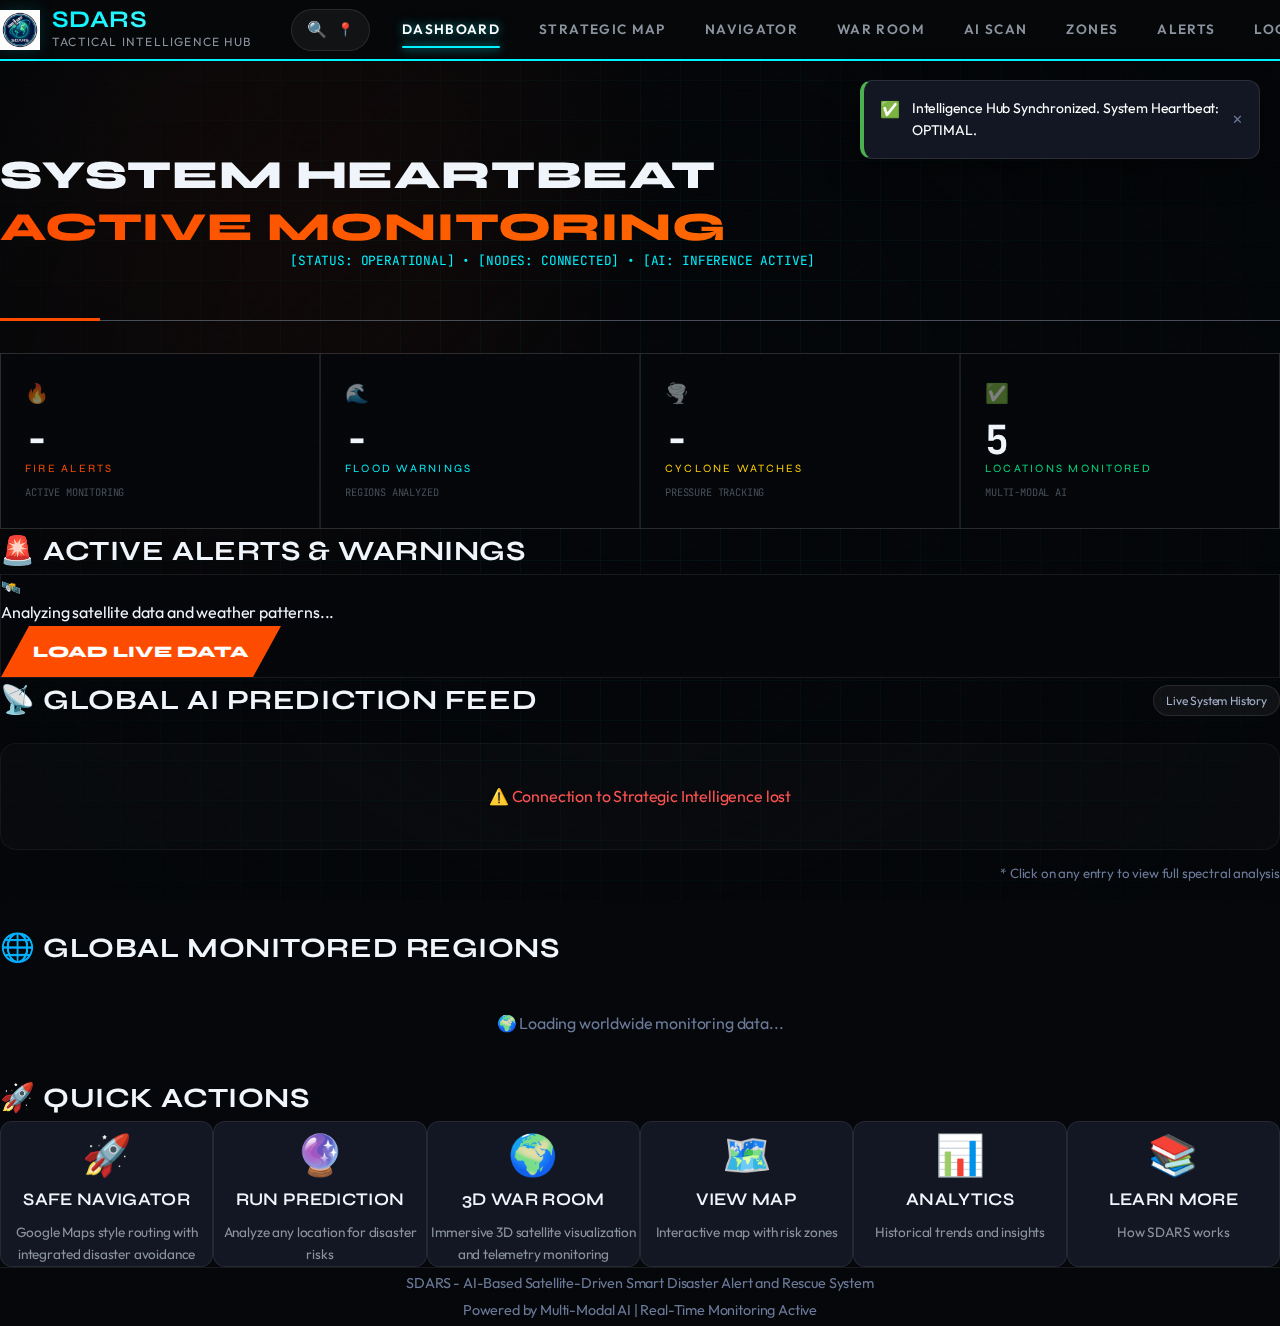
<file: index.html>
<!DOCTYPE html>
<html lang="en">

<head>
    <meta charset="UTF-8">
    <meta http-equiv="refresh" content="0; url=frontend/index.html">
    <meta name="viewport" content="width=device-width, initial-scale=1.0">
    <title>SDARS - Redirecting...</title>
    <style>
        body {
            background: #05070a;
            color: white;
            font-family: sans-serif;
            display: flex;
            align-items: center;
            justify-content: center;
            height: 100vh;
            margin: 0;
        }

        a {
            color: #00f2ff;
        }
    </style>
</head>

<body>
    <p>🛰️ Loading SDARS... <a href="frontend/index.html">Click here if not redirected.</a></p>
    <script>window.location.replace("frontend/index.html");</script>
</body>

</html>
</file>
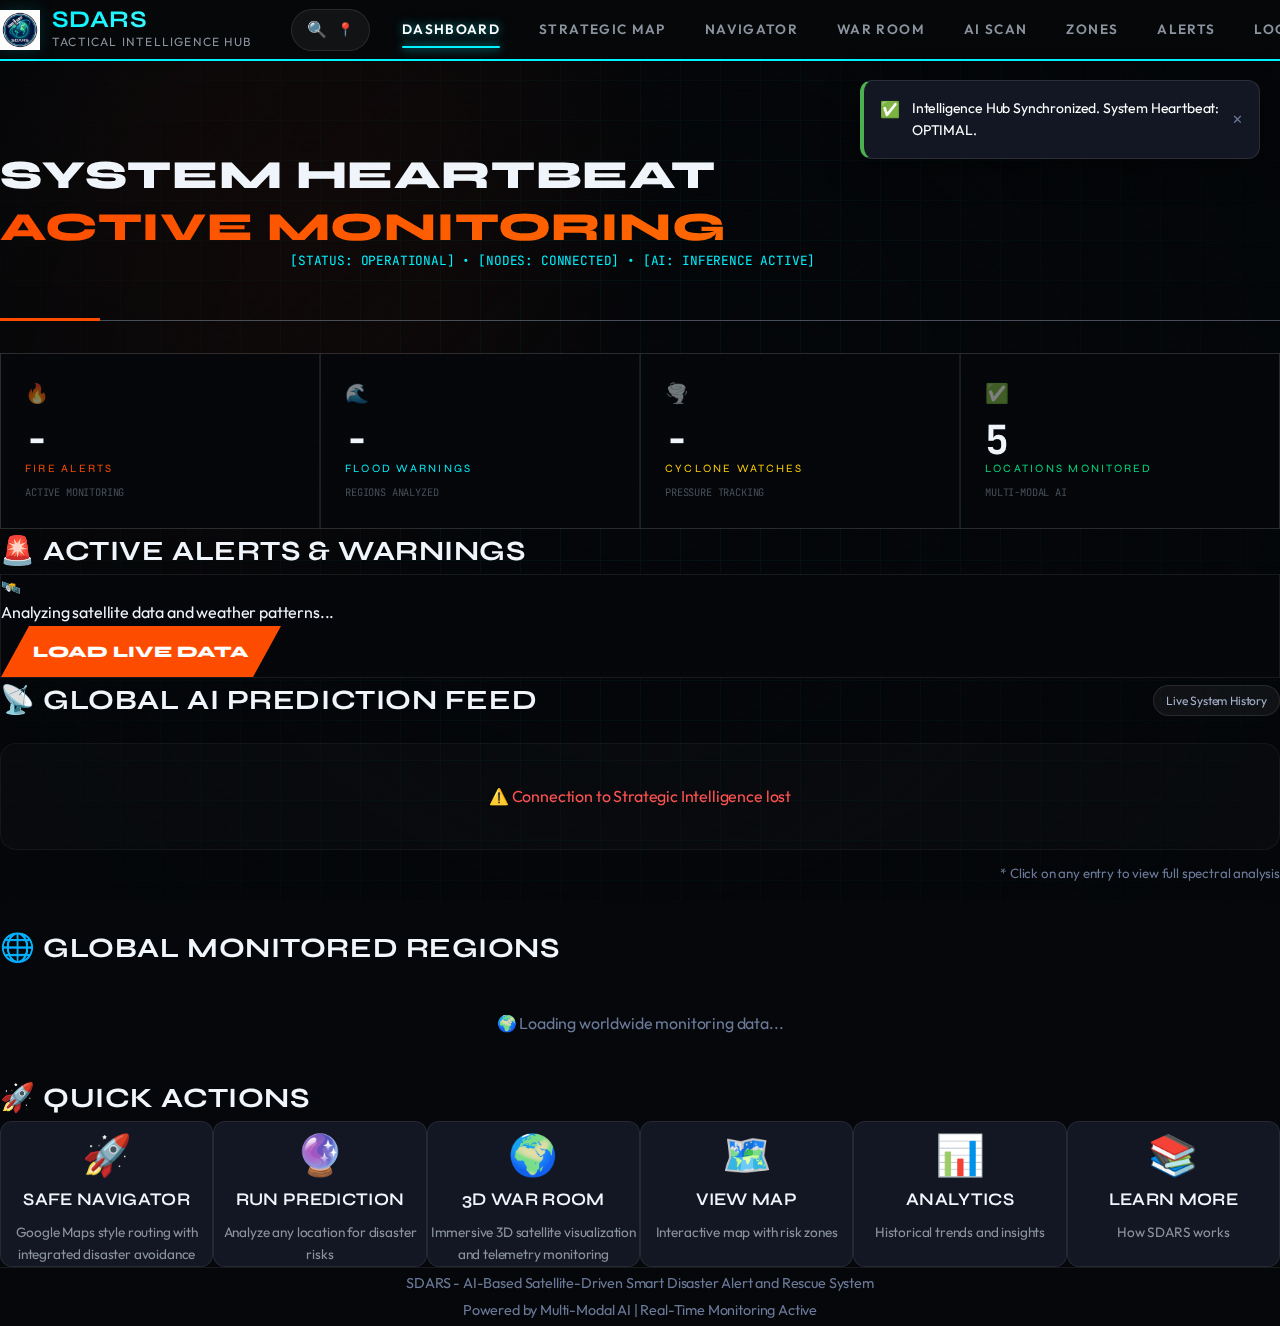
<file: frontend/index.html>
<!DOCTYPE html>
<html lang="en">

<head>
    <meta charset="UTF-8">
    <meta name="viewport" content="width=device-width, initial-scale=1.0">
    <title>SDARS - Dashboard</title>
    <link rel="stylesheet" href="css/main.css">
    <link rel="stylesheet" href="css/dashboard.css">
    <link rel="preconnect" href="https://fonts.googleapis.com">
    <link rel="preconnect" href="https://fonts.gstatic.com" crossorigin>
    <link
        href="https://fonts.googleapis.com/css2?family=Syne:wght@700;800&family=Outfit:wght@300;400;500;600;700&family=JetBrains+Mono:wght@400;700&display=swap"
        rel="stylesheet">
    <link rel="icon"
        href="data:image/svg+xml,<svg xmlns=%22http://www.w3.org/2000/svg%22 viewBox=%220 0 100 100%22><text y=%22.9em%22 font-size=%2290%22>🛰️</text></svg>">
</head>

<body>
    <!-- Tactical Atmosphere -->
    <div class="background-grid"></div>
    <div class="background-gradient"></div>

    <!-- Navigation -->
    <nav class="navbar">
        <div class="nav-container">
            <div class="nav-logo">
                <img src="logo.png?v=2" alt="SDARS Logo" class="logo-image">
                <span class="logo-fallback">🛰️</span>
                <div class="logo-text">
                    <h1>SDARS</h1>
                    <p>TACTICAL INTELLIGENCE HUB</p>
                </div>
            </div>
            <ul class="nav-menu">
                <li><a href="index.html" class="nav-link active">DASHBOARD</a></li>
                <li><a href="map.html" class="nav-link">STRATEGIC MAP</a></li>
                <li><a href="navigation.html" class="nav-link">NAVIGATOR</a></li>
                <li><a href="3d-view.html" class="nav-link">WAR ROOM</a></li>
                <li><a href="prediction.html" class="nav-link">AI SCAN</a></li>
                <li><a href="zones.html" class="nav-link">ZONES</a></li>
                <li><a href="alerts.html" class="nav-link">ALERTS</a></li>
                <!-- Login Button -->
                <li><a href="#" class="nav-link" id="loginBtn" onclick="openAuthModal()">LOGIN</a></li>
                <li id="userProfileDisplay" style="display: none; align-items: center; gap: 8px;">
                    <span style="font-size: 12px; color: #a8b3cf;" id="userEmailDisplay"></span>
                    <button onclick="logout()"
                        style="background: none; border: 1px solid rgba(255,255,255,0.2); color: white; border-radius: 4px; padding: 2px 6px; cursor: pointer; font-size: 10px;">LOGOUT</button>
                </li>
            </ul>
        </div>
    </nav>

    <!-- Auth Modal -->
    <div id="authModal" class="modal-backdrop"
        style="display: none; position: fixed; top: 0; left: 0; width: 100%; height: 100%; background: rgba(0,0,0,0.8); z-index: 2000; align-items: center; justify-content: center;">
        <div class="auth-card"
            style="background: #0d1117; border: 1px solid rgba(255,255,255,0.1); padding: 30px; border-radius: 12px; width: 350px; text-align: center; position: relative;">
            <img src="logo.png" alt="SDARS"
                style="height: 60px; margin-bottom: 20px; filter: drop-shadow(0 0 10px rgba(99, 102, 241, 0.5));">
            <button onclick="closeAuthModal()"
                style="position: absolute; top: 10px; right: 10px; background: none; border: none; color: white; cursor: pointer;">✕</button>
            <h2
                style="margin-bottom: 10px; color: white; border-bottom: 1px solid rgba(255,255,255,0.1); padding-bottom: 15px;">
                SECURE ACCESS</h2>

            <!-- Step 1: Email -->
            <div id="stepEmail">
                <p style="color: #a8b3cf; font-size: 14px; margin-bottom: 20px;">Enter your email to receive a
                    verification code.</p>
                <input type="email" id="authEmail" placeholder="name@agency.com"
                    style="width: 100%; padding: 12px; margin-bottom: 15px; background: rgba(255,255,255,0.05); border: 1px solid rgba(255,255,255,0.1); color: white; border-radius: 6px;">
                <button class="btn-primary" onclick="requestOTP()" style="width: 100%; justify-content: center;">SEND
                    CODE</button>
            </div>

            <!-- Step 2: OTP -->
            <div id="stepOTP" style="display: none;">
                <p style="color: #a8b3cf; font-size: 14px; margin-bottom: 20px;">Enter the 6-digit code sent to your
                    email.</p>
                <div style="margin-bottom: 10px; font-weight: bold; color: #6366f1;" id="otpDemoHint"></div>
                <input type="text" id="authOTP" placeholder="000000" maxlength="6"
                    style="width: 100%; padding: 12px; margin-bottom: 15px; background: rgba(255,255,255,0.05); border: 1px solid rgba(255,255,255,0.1); color: white; border-radius: 6px; letter-spacing: 5px; text-align: center; font-size: 18px;">
                <button class="btn-primary" onclick="verifyOTP()" style="width: 100%; justify-content: center;">VERIFY
                    ACCESS</button>
                <button onclick="backToEmail()"
                    style="background: none; border: none; color: #a8b3cf; margin-top: 15px; cursor: pointer; font-size: 12px; text-decoration: underline;">Change
                    Email</button>
            </div>
        </div>
    </div>

    <!-- Main Content -->
    <main class="main-content">
        <!-- Dashboard Command Center -->
        <section class="hero-dashboard reveal-staggered">
            <div class="hero-content">
                <div class="tactical-line"></div>
                <h1 class="page-title">
                    SYSTEM HEARTBEAT
                    <span class="gradient-text"
                        style="background: var(--gradient-hazard); -webkit-background-clip: text; background-clip: text; -webkit-text-fill-color: transparent;">ACTIVE
                        MONITORING</span>
                </h1>
                <p class="page-subtitle"
                    style="font-family: 'JetBrains Mono', monospace; font-size: 0.8rem; color: var(--accent-signal);">
                    [STATUS: OPERATIONAL] • [NODES: CONNECTED] • [AI: INFERENCE ACTIVE]
                </p>
            </div>
        </section>

        <!-- Quick Stats -->
        <section class="stats-grid">
            <div class="stat-card">
                <div class="stat-icon fire-gradient">🔥</div>
                <div class="stat-content">
                    <h3 class="stat-value" id="fireAlerts">-</h3>
                    <p class="stat-label">Fire Alerts</p>
                    <span class="stat-change positive">Active Monitoring</span>
                </div>
            </div>

            <div class="stat-card">
                <div class="stat-icon flood-gradient">🌊</div>
                <div class="stat-content">
                    <h3 class="stat-value" id="floodAlerts">-</h3>
                    <p class="stat-label">Flood Warnings</p>
                    <span class="stat-change">Regions Analyzed</span>
                </div>
            </div>

            <div class="stat-card">
                <div class="stat-icon cyclone-gradient">🌪️</div>
                <div class="stat-content">
                    <h3 class="stat-value" id="cycloneAlerts">-</h3>
                    <p class="stat-label">Cyclone Watches</p>
                    <span class="stat-change">Pressure Tracking</span>
                </div>
            </div>

            <div class="stat-card">
                <div class="stat-icon safe-gradient">✅</div>
                <div class="stat-content">
                    <h3 class="stat-value" id="safeLocations">5</h3>
                    <p class="stat-label">Locations Monitored</p>
                    <span class="stat-change">Multi-Modal AI</span>
                </div>
            </div>
        </section>

        <!-- Current Alerts -->
        <section class="alerts-section">
            <h2 class="section-title">🚨 Active Alerts & Warnings</h2>
            <div class="alerts-container" id="activeAlerts">
                <div class="alert-placeholder">
                    <div class="placeholder-icon">🛰️</div>
                    <p>Analyzing satellite data and weather patterns...</p>
                    <button class="btn-primary" onclick="loadActiveAlerts()">Load Live Data</button>
                </div>
            </div>
        </section>

        <!-- ⭐ NEW: Global AI Prediction Feed -->
        <section class="global-feed-section" style="margin-bottom: 40px;">
            <div style="display: flex; justify-content: space-between; align-items: center; margin-bottom: 20px;">
                <h2 class="section-title" style="margin: 0;">📡 Global AI Prediction Feed</h2>
                <span
                    style="font-size: 12px; color: #a8b3cf; background: rgba(255,255,255,0.05); padding: 5px 12px; border-radius: 20px; border: 1px solid rgba(255,255,255,0.1);">
                    Live System History
                </span>
            </div>

            <div id="globalPredictionFeed" class="prediction-feed-container"
                style="background: rgba(255,255,255,0.02); border: 1px solid rgba(255,255,255,0.05); border-radius: 16px; padding: 20px; max-height: 400px; overflow-y: auto;">
                <div style="text-align: center; color: #6b7a99; padding: 40px;">
                    <div class="loading-spinner" style="margin-bottom: 10px;"></div>
                    <p>Synchronizing with AI Prediction Database...</p>
                </div>
            </div>
            <div style="text-align: right; margin-top: 10px;">
                <small style="color: #6b7a99;">* Click on any entry to view full spectral analysis</small>
            </div>
        </section>

        <!-- Dynamic Monitored Regions -->
        <section class="locations-section">
            <h2 class="section-title">🌐 Global Monitored Regions</h2>
            <div class="locations-grid" id="liveLocationsGrid">
                <!-- Populated dynamically by dashboard.js -->
                <div style="text-align: center; padding: 40px; grid-column: 1/-1; color: #6b7a99;">
                    🌍 Loading worldwide monitoring data...
                </div>
            </div>
        </section>

        <!-- Quick Actions -->
        <section class="quick-actions">
            <h2 class="section-title">🚀 Quick Actions</h2>
            <div class="actions-grid">
                <a href="navigation.html" class="action-card">
                    <div class="action-icon">🚀</div>
                    <h3>Safe Navigator</h3>
                    <p>Google Maps style routing with integrated disaster avoidance</p>
                </a>

                <a href="prediction.html" class="action-card">
                    <div class="action-icon">🔮</div>
                    <h3>Run Prediction</h3>
                    <p>Analyze any location for disaster risks</p>
                </a>

                <a href="3d-view.html" class="action-card">
                    <div class="action-icon">🌍</div>
                    <h3>3D War Room</h3>
                    <p>Immersive 3D satellite visualization and telemetry monitoring</p>
                </a>

                <a href="map.html" class="action-card">

                    <div class="action-icon">🗺️</div>
                    <h3>View Map</h3>
                    <p>Interactive map with risk zones</p>
                </a>

                <a href="analytics.html" class="action-card">
                    <div class="action-icon">📊</div>
                    <h3>Analytics</h3>
                    <p>Historical trends and insights</p>
                </a>

                <a href="about.html" class="action-card">
                    <div class="action-icon">📚</div>
                    <h3>Learn More</h3>
                    <p>How SDARS works</p>
                </a>
            </div>
        </section>
    </main>

    <!-- Footer -->
    <footer class="footer">
        <p>SDARS - AI-Based Satellite-Driven Smart Disaster Alert and Rescue System</p>
        <p>Powered by Multi-Modal AI | Real-Time Monitoring Active</p>
    </footer>

    <script src="js/main.js"></script>
    <script src="js/dashboard.js"></script>
    <script src="js/alert-system.js"></script>
    <script src="js/auth.js"></script>
</body>

</html>
</file>
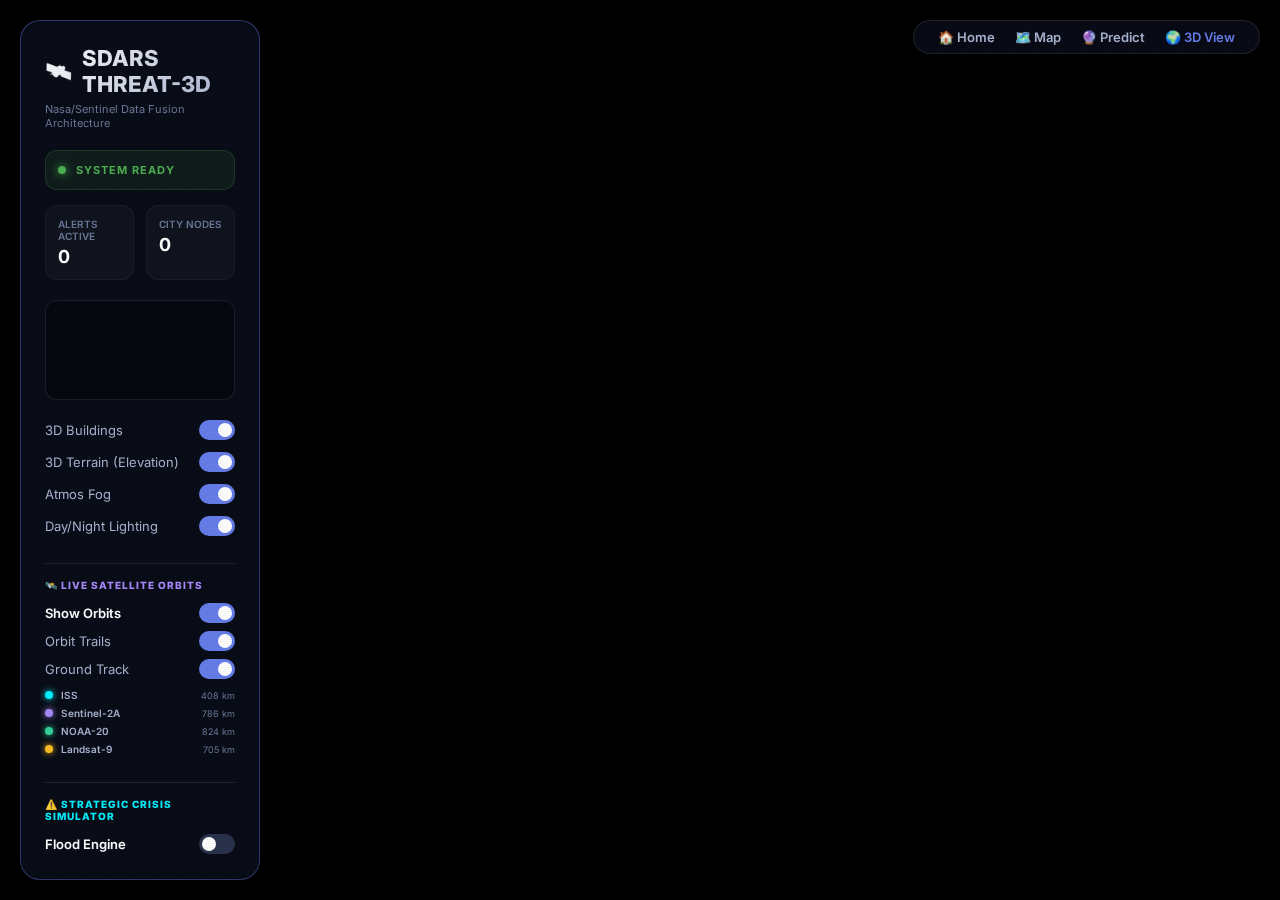
<file: frontend/3d-view.html>
<!DOCTYPE html>
<html lang="en">

<head>
    <meta charset="UTF-8">
    <meta name="viewport" content="width=device-width, initial-scale=1.0">
    <title>SDARS - 3D War Room</title>

    <!-- Cesium -->
    <script src="https://cesium.com/downloads/cesiumjs/releases/1.114/Build/Cesium/Cesium.js"></script>
    <link href="https://cesium.com/downloads/cesiumjs/releases/1.114/Build/Cesium/Widgets/widgets.css" rel="stylesheet">

    <!-- Google Fonts -->
    <link href="https://fonts.googleapis.com/css2?family=Inter:wght@400;500;600;700;800&display=swap" rel="stylesheet">

    <style>
        * {
            margin: 0;
            padding: 0;
            box-sizing: border-box;
        }

        body {
            font-family: 'Inter', sans-serif;
            overflow: hidden;
            background: #000;
        }

        #cesiumContainer {
            width: 100%;
            height: 100vh;
            margin: 0;
            padding: 0;
            overflow: hidden;
        }

        .cesium-viewer-bottom {
            display: none !important;
        }

        .war-room-overlay {
            position: absolute;
            top: 20px;
            left: 20px;
            z-index: 1000;
            pointer-events: none;
            display: flex;
            flex-direction: column;
            gap: 20px;
            max-height: calc(100vh - 40px);
            overflow-y: auto;
            overflow-x: hidden;
            /* Hide scrollbar on the outer wrapper */
            scrollbar-width: none;
        }

        .war-room-overlay::-webkit-scrollbar {
            display: none;
        }

        .floating-nav {
            position: absolute;
            top: 20px;
            right: 20px;
            z-index: 2000;
            background: rgba(10, 14, 26, 0.8);
            backdrop-filter: blur(20px);
            border: 1px solid rgba(255, 255, 255, 0.1);
            border-radius: 50px;
            padding: 8px 24px;
            display: flex;
            gap: 20px;
            pointer-events: auto;
            box-shadow: 0 10px 40px rgba(0, 0, 0, 0.5);
        }

        .float-link {
            color: #a8b3cf;
            text-decoration: none;
            font-size: 13px;
            font-weight: 600;
            transition: all 0.3s ease;
            display: flex;
            align-items: center;
            gap: 8px;
        }

        .float-link:hover {
            color: white;
            transform: translateY(-2px);
        }

        .float-link.active {
            color: #667eea;
        }

        .control-panel {
            background: rgba(10, 14, 26, 0.9);
            backdrop-filter: blur(25px);
            border: 1px solid rgba(102, 126, 234, 0.4);
            border-radius: 20px;
            padding: 24px;
            pointer-events: auto;
            width: 240px;
            box-shadow: 0 20px 60px rgba(0, 0, 0, 0.6);
            max-height: calc(100vh - 40px);
            overflow-y: auto;
            overflow-x: hidden;
            scrollbar-width: thin;
            scrollbar-color: rgba(102, 126, 234, 0.4) transparent;
        }

        .control-panel::-webkit-scrollbar {
            width: 4px;
        }

        .control-panel::-webkit-scrollbar-track {
            background: transparent;
        }

        .control-panel::-webkit-scrollbar-thumb {
            background: rgba(102, 126, 234, 0.5);
            border-radius: 4px;
        }

        .control-panel::-webkit-scrollbar-thumb:hover {
            background: rgba(102, 126, 234, 0.8);
        }

        .panel-header {
            margin-bottom: 20px;
        }

        .panel-title {
            color: white;
            font-size: 22px;
            font-weight: 800;
            margin-bottom: 5px;
            background: linear-gradient(135deg, #fff 0%, #a8b3cf 100%);
            -webkit-background-clip: text;
            background-clip: text;
            -webkit-text-fill-color: transparent;
            display: flex;
            align-items: center;
            gap: 10px;
        }

        .status-indicator {
            display: flex;
            align-items: center;
            gap: 10px;
            padding: 12px;
            background: rgba(76, 175, 80, 0.1);
            border-radius: 12px;
            margin-bottom: 15px;
            border: 1px solid rgba(76, 175, 80, 0.2);
        }

        .status-pulse {
            width: 8px;
            height: 8px;
            background: #4caf50;
            border-radius: 50%;
            box-shadow: 0 0 10px #4caf50;
            animation: pulse 2s infinite;
        }

        @keyframes pulse {
            0% {
                transform: scale(1);
                opacity: 1;
            }

            50% {
                transform: scale(1.5);
                opacity: 0.5;
            }

            100% {
                transform: scale(1);
                opacity: 1;
            }
        }

        .status-text {
            color: #4caf50;
            font-size: 11px;
            font-weight: 700;
            letter-spacing: 1px;
            text-transform: uppercase;
        }

        .stats-grid {
            display: grid;
            grid-template-columns: 1fr 1fr;
            gap: 12px;
            margin-bottom: 20px;
        }

        .stat-box {
            background: rgba(255, 255, 255, 0.03);
            border: 1px solid rgba(255, 255, 255, 0.05);
            padding: 12px;
            border-radius: 12px;
        }

        .stat-label {
            color: #6b7a99;
            font-size: 10px;
            font-weight: 600;
            margin-bottom: 4px;
        }

        .stat-val {
            color: white;
            font-size: 18px;
            font-weight: 700;
        }

        .telemetry-console {
            background: #05080f;
            border-radius: 12px;
            padding: 12px;
            height: 100px;
            overflow: hidden;
            border: 1px solid rgba(255, 255, 255, 0.1);
            margin-bottom: 20px;
            font-family: 'Courier New', monospace;
        }

        .t-line {
            font-size: 10px;
            color: #4caf50;
            margin-bottom: 4px;
            white-space: nowrap;
            overflow: hidden;
            text-overflow: ellipsis;
        }

        .visual-controls {
            display: flex;
            flex-direction: column;
            gap: 12px;
            margin-bottom: 20px;
        }

        .control-item {
            display: flex;
            justify-content: space-between;
            align-items: center;
            color: #a8b3cf;
            font-size: 13px;
        }

        .btn-action {
            width: 100%;
            padding: 14px;
            border-radius: 12px;
            border: none;
            cursor: pointer;
            font-weight: 700;
            font-size: 13px;
            display: flex;
            align-items: center;
            justify-content: center;
            gap: 10px;
            transition: all 0.3s cubic-bezier(0.175, 0.885, 0.32, 1.275);
            margin-bottom: 10px;
            text-decoration: none;
        }

        .btn-tour {
            background: linear-gradient(135deg, #667eea 0%, #764ba2 100%);
            color: white;
            box-shadow: 0 10px 20px rgba(102, 126, 234, 0.3);
        }

        .btn-tour:hover {
            transform: translateY(-3px) scale(1.02);
            box-shadow: 0 15px 30px rgba(102, 126, 234, 0.4);
        }

        .btn-secondary {
            background: rgba(255, 255, 255, 0.05);
            color: #a8b3cf;
            border: 1px solid rgba(255, 255, 255, 0.1);
        }

        .btn-secondary:hover {
            background: rgba(255, 255, 255, 0.1);
            color: white;
        }

        /* Toggle Switch */
        .switch {
            position: relative;
            display: inline-block;
            width: 36px;
            height: 20px;
        }

        .switch input {
            opacity: 0;
            width: 0;
            height: 0;
        }

        .slider {
            position: absolute;
            cursor: pointer;
            top: 0;
            left: 0;
            right: 0;
            bottom: 0;
            background-color: #2a334d;
            transition: .4s;
            border-radius: 20px;
        }

        .slider:before {
            position: absolute;
            content: "";
            height: 14px;
            width: 14px;
            left: 3px;
            bottom: 3px;
            background-color: white;
            transition: .4s;
            border-radius: 50%;
        }

        input:checked+.slider {
            background-color: #667eea;
        }

        input:checked+.slider:before {
            transform: translateX(16px);
        }

        #toast {
            position: fixed;
            bottom: 30px;
            left: 50%;
            transform: translateX(-50%);
            background: rgba(10, 14, 26, 0.9);
            backdrop-filter: blur(10px);
            border: 1px solid #667eea;
            color: white;
            padding: 12px 24px;
            border-radius: 50px;
            font-size: 14px;
            z-index: 9999;
            display: none;
            box-shadow: 0 10px 40px rgba(0, 0, 0, 0.5);
        }

        /* Tactical Overlay */
        .scanlines {
            position: fixed;
            top: 0;
            left: 0;
            width: 100%;
            height: 100%;
            background: linear-gradient(rgba(18, 16, 16, 0) 50%, rgba(0, 0, 0, 0.25) 50%),
                linear-gradient(90deg, rgba(255, 0, 0, 0.06), rgba(0, 255, 0, 0.02), rgba(0, 0, 255, 0.06));
            background-size: 100% 2px, 3px 100%;
            pointer-events: none;
            z-index: 5000;
            opacity: 0.15;
        }

        .crt-glitch {
            animation: glitch-anim 5s infinite;
        }

        @keyframes glitch-anim {
            0% {
                filter: contrast(100%) brightness(100%);
            }

            10% {
                filter: contrast(120%) brightness(110%) hue-rotate(5deg);
            }

            11% {
                filter: contrast(100%) brightness(100%) hue-rotate(0deg);
            }

            90% {
                filter: contrast(100%) brightness(100%);
            }

            91% {
                filter: contrast(150%) brightness(150%) saturate(200%);
            }

            92% {
                filter: contrast(100%) brightness(100%);
            }
        }

        .t-line.ai {
            color: #00f2ff;
            font-weight: 700;
        }

        .t-line.warn {
            color: #ff9800;
            font-family: 'JetBrains Mono', monospace;
        }

        .t-line.danger {
            color: #ff4d4d;
            animation: blink-text 1s infinite;
        }

        .t-line.success {
            color: #4caf50;
        }

        @keyframes blink-text {
            0% {
                opacity: 1;
            }

            50% {
                opacity: 0.5;
            }

            100% {
                opacity: 1;
            }
        }

        /* Satellite Orbit Panel */
        .orbit-section {
            margin-top: 15px;
            padding-top: 15px;
            border-top: 1px solid rgba(255, 255, 255, 0.1);
        }

        .orbit-section-title {
            color: #a78bfa;
            font-size: 10px;
            font-weight: 800;
            margin-bottom: 12px;
            letter-spacing: 1px;
            display: flex;
            align-items: center;
            gap: 6px;
        }

        .sat-legend {
            display: flex;
            flex-direction: column;
            gap: 6px;
            margin-top: 10px;
        }

        .sat-legend-item {
            display: flex;
            align-items: center;
            gap: 8px;
            font-size: 10px;
            color: #a8b3cf;
        }

        .sat-dot {
            width: 8px;
            height: 8px;
            border-radius: 50%;
            flex-shrink: 0;
            box-shadow: 0 0 6px currentColor;
        }

        .sat-name {
            font-weight: 600;
            flex: 1;
        }

        .sat-alt {
            color: #6b7a99;
            font-size: 9px;
        }
    </style>
</head>

<body>
    <div class="scanlines"></div>
    <div id="toast"></div>
    <div class="war-room-overlay">
        <div class="control-panel">
            <div class="panel-header">
                <h2 class="panel-title"><span>🛰️</span><span>SDARS THREAT-3D</span></h2>
                <p style="color: #6b7a99; font-size: 11px;">Nasa/Sentinel Data Fusion Architecture</p>
            </div>
            <div class="status-indicator">
                <div class="status-pulse"></div>
                <div class="status-text" id="vLink">System Ready</div>
            </div>
            <div class="stats-grid">
                <div class="stat-box">
                    <div class="stat-label">ALERTS ACTIVE</div>
                    <div class="stat-val" id="alertCount">0</div>
                </div>
                <div class="stat-box">
                    <div class="stat-label">CITY NODES</div>
                    <div class="stat-val" id="nodeCount">0</div>
                </div>
            </div>
            <div class="telemetry-console" id="console"></div>
            <div class="visual-controls">
                <div class="control-item"><span>3D Buildings</span><label class="switch"><input type="checkbox"
                            id="buildingsToggle" checked><span class="slider"></span></label></div>
                <div class="control-item"><span>3D Terrain (Elevation)</span><label class="switch"><input
                            type="checkbox" id="terrainElevationToggle" checked><span class="slider"></span></label>
                </div>
                <div class="control-item"><span>Atmos Fog</span><label class="switch"><input type="checkbox"
                            id="fogToggle" checked><span class="slider"></span></label></div>
                <div class="control-item"><span>Day/Night Lighting</span><label class="switch"><input type="checkbox"
                            id="sunToggle" checked><span class="slider"></span></label></div>
                <!-- ⭐ SATELLITE ORBITS -->
                <div class="orbit-section">
                    <div class="orbit-section-title">🛰️ LIVE SATELLITE ORBITS</div>
                    <div class="control-item">
                        <span style="color: white; font-weight: 600;">Show Orbits</span>
                        <label class="switch"><input type="checkbox" id="orbitToggle" checked><span
                                class="slider"></span></label>
                    </div>
                    <div class="control-item" style="margin-top: 8px;">
                        <span style="color: #a8b3cf;">Orbit Trails</span>
                        <label class="switch"><input type="checkbox" id="orbitTrailToggle" checked><span
                                class="slider"></span></label>
                    </div>
                    <div class="control-item" style="margin-top: 8px;">
                        <span style="color: #a8b3cf;">Ground Track</span>
                        <label class="switch"><input type="checkbox" id="groundTrackToggle" checked><span
                                class="slider"></span></label>
                    </div>
                    <div class="sat-legend" id="satLegend">
                        <div class="sat-legend-item">
                            <div class="sat-dot" style="background:#00f2ff; color:#00f2ff;"></div><span
                                class="sat-name">ISS</span><span class="sat-alt">408 km</span>
                        </div>
                        <div class="sat-legend-item">
                            <div class="sat-dot" style="background:#a78bfa; color:#a78bfa;"></div><span
                                class="sat-name">Sentinel-2A</span><span class="sat-alt">786 km</span>
                        </div>
                        <div class="sat-legend-item">
                            <div class="sat-dot" style="background:#34d399; color:#34d399;"></div><span
                                class="sat-name">NOAA-20</span><span class="sat-alt">824 km</span>
                        </div>
                        <div class="sat-legend-item">
                            <div class="sat-dot" style="background:#fbbf24; color:#fbbf24;"></div><span
                                class="sat-name">Landsat-9</span><span class="sat-alt">705 km</span>
                        </div>
                    </div>
                </div>

                <!-- ⭐ STRATEGIC SIMULATORS -->
                <div style="margin-top: 15px; padding-top: 15px; border-top: 1px solid rgba(255,255,255,0.1);">
                    <div
                        style="color: #00f2ff; font-size: 10px; font-weight: 800; margin-bottom: 12px; letter-spacing: 1px;">
                        ⚠️ STRATEGIC CRISIS SIMULATOR </div>
                    <div class="control-item" style="margin-bottom: 10px;"><span
                            style="color: white; font-weight: 600;">Flood Engine</span><label class="switch"><input
                                type="checkbox" id="floodSimToggle"><span class="slider"></span></label></div>
                    <div id="floodControls" style="display: none;">
                        <div
                            style="display: flex; justify-content: space-between; font-size: 10px; color: #6b7a99; margin-bottom: 5px;">
                            <span>WATER LEVEL (m)</span><span id="waterLevelVal" style="color: #00f2ff;">0m</span>
                        </div>
                        <input type="range" id="waterLevelSlider" min="0" max="200" value="0"
                            style="width: 100%; height: 4px; background: rgba(0, 242, 255, 0.2); border-radius: 2px; appearance: none; cursor: pointer;">
                        <div
                            style="margin-top: 10px; font-size: 9px; color: #ff4d00; text-align: center; border: 1px solid rgba(255, 77, 0, 0.2); padding: 5px; border-radius: 4px;">
                            Simulation active: Topographic analysis running... </div>
                    </div>
                </div>
                <div style="margin-top: 10px;">
                    <div
                        style="color: #6b7a99; font-size: 10px; font-weight: 700; margin-bottom: 8px; text-transform: uppercase;">
                        Map Base Imagery</div>
                    <div style="display: grid; grid-template-columns: repeat(4, 1fr); gap: 5px;">
                        <button class="terrain-btn active" onclick="setImagery('tactical')" title="Tactical Dark"
                            style="padding: 8px; background: rgba(255,255,255,0.05); color: white; border: 1px solid rgba(255,255,255,0.1); border-radius: 6px; cursor: pointer;">🌌</button>
                        <button class="terrain-btn" onclick="setImagery('satellite')" title="NASA Satellite"
                            style="padding: 8px; background: rgba(255,255,255,0.05); color: white; border: 1px solid rgba(255,255,255,0.1); border-radius: 6px; cursor: pointer;">🛰️</button>
                        <button class="terrain-btn" onclick="setImagery('topo')" title="Topographic"
                            style="padding: 8px; background: rgba(255,255,255,0.05); color: white; border: 1px solid rgba(255,255,255,0.1); border-radius: 6px; cursor: pointer;">🏔️</button>
                        <button class="terrain-btn" onclick="setImagery('streets')" title="OpenStreetMap"
                            style="padding: 8px; background: rgba(255,255,255,0.05); color: white; border: 1px solid rgba(255,255,255,0.1); border-radius: 6px; cursor: pointer;">🏙️</button>
                    </div>
                </div>
            </div>
            <button class="btn-action btn-tour" id="tourBtn"><span>🎬</span>Start Crisis Tour </button><a
                href="map.html" class="btn-action btn-secondary">← Exit War Room </a>
        </div>
    </div>
    <nav class="floating-nav"><a href="index.html" class="float-link">🏠 Home</a><a href="map.html"
            class="float-link">🗺️ Map</a><a href="prediction.html" class="float-link">🔮 Predict</a><a
            href="3d-view.html" class="float-link active">🌍 3D View</a></nav>
    <div id="cesiumContainer"></div>
    <script> // Set your Ion token
        Cesium.Ion.defaultAccessToken = 'eyJhbGciOiJIUzI1NiIsInR5cCI6IkpXVCJ9.eyJqdGkiOiI5MWE3NzQ1OS1mZjU4LTRiYTUtOTRkYS03MzQ0MTU3NGNkODkiLCJpZCI6MzkwNjAzLCJpYXQiOjE3NzEwNzg4NDN9.z5MYsq0_R1Ah5oU7zAHObrYEXVeH-Gywq-JN5DZRZD8';

        let viewer;
        let locations = [];
        let riskTowers = [];
        let buildings;

        function showToast(msg) {
            const t = document.getElementById('toast');
            t.textContent = msg;
            t.style.display = 'block';
            setTimeout(() => t.style.display = 'none', 3000);
        }

        function addLog(msg, type = 'info') {
            const con = document.getElementById('console');
            const line = document.createElement('div');

            line.className = `t-line ${type}`;

            const time = new Date().toLocaleTimeString([], {
                hour: '2-digit', minute: '2-digit', second: '2-digit'
            });

            line.textContent = `[${time}] ${msg}`;

            con.prepend(line);
            if (con.children.length > 15) con.removeChild(con.lastChild);
        }

        // ⭐ DYNAMIC AI COGNITION LOOP
        function startAIThoughts() {
            const thoughts = [{
                text: "CROSS-REFERENCING NASA FIRMS SPATIAL DATA...", type: "ai"
            }

                ,
            {
                text: "ANALYSER: SPECTRAL ANOMALY IN SWIR BANDS DETECTED", type: "warn"
            }

                ,
            {
                text: "AI CORE: NEURAL WEIGHTS SYNCHRONIZED", type: "info"
            }

                ,
            {
                text: "CALCULATING MULTI-MODAL PROPAGATION VECTORS", type: "ai"
            }

                ,
            {
                text: "ATMOSPHERIC INVERSION DETECTED IN QUADRANT-4", type: "warn"
            }

                ,
            {
                text: "SENTINEL-2 HUB: ACTIVE CLOUD MASKING BYPASSED", type: "success"
            }

                ,
            {
                text: "HEURISTIC RISK ASSESSMENT: CONFIDENCE > 92%", type: "ai"
            }

            ];

            setInterval(() => {
                if (Math.random() > 0.7) {
                    const thought = thoughts[Math.floor(Math.random() * thoughts.length)];
                    addLog(thought.text, thought.type);
                }
            }

                , 4000);
        }

        async function initCesium() {
            try {
                // 1. Initialize Viewer with Cinematic Settings
                // We start with Ellipsoid terrain as a base fallback
                let terrainProvider = new Cesium.EllipsoidTerrainProvider();

                try {
                    // Try to load world terrain (requires a valid Ion token)
                    terrainProvider = await Cesium.createWorldTerrainAsync();
                }

                catch (e) {
                    console.warn("Cesium World Terrain failed (likely 401). Using standard Ellipsoid.");
                    addLog("TERRAIN: ION AUTH ERROR (401)");
                    addLog("HELP: PLEASE UPDATE ION TOKEN");
                    showToast("Terrain & buildings failed to load. Check Ion token.");
                }

                viewer = new Cesium.Viewer('cesiumContainer', {
                    terrainProvider: terrainProvider,
                    baseLayerPicker: false,
                    geocoder: false,
                    homeButton: false,
                    sceneModePicker: true,
                    timeline: false,
                    animation: false,
                    navigationHelpButton: false,
                    fullscreenButton: true,
                    scene3DOnly: true,
                    infoBox: false, // ⭐ Disable sandboxed iframe to prevent "Blocked script execution"
                    selectionIndicator: true
                });

                // ⭐ Custom Selection Handler to replace InfoBox
                // ⭐ Custom Selection Handler to replace InfoBox
                viewer.selectedEntityChanged.addEventListener(async function (entity) {
                    const existingOverlay = document.getElementById('customInfoOverlay');
                    if (existingOverlay) existingOverlay.remove();

                    if (entity && entity.description) {
                        const description = entity.description.getValue(viewer.clock.currentTime);

                        const overlay = document.createElement('div');
                        overlay.id = 'customInfoOverlay';
                        overlay.style.position = 'absolute';
                        overlay.style.top = '100px';
                        overlay.style.right = '20px';
                        overlay.style.maxWidth = '320px';
                        overlay.style.zIndex = '999';

                        // Create content wrapper
                        const contentWrapper = document.createElement('div');
                        contentWrapper.style.position = 'relative';
                        contentWrapper.innerHTML = `
                            <button onclick="document.getElementById('customInfoOverlay').remove()" style="position: absolute; top: -10px; right: -10px; background: red; color: white; border: none; border-radius: 50%; width: 24px; height: 24px; cursor: pointer; font-weight: bold; z-index: 1001;">×</button>
                            ${description}
                        `;
                        overlay.appendChild(contentWrapper);
                        document.body.appendChild(overlay);

                        // ⭐ DYNAMIC NAME RESOLUTION for "Generic" Waypoints
                        setTimeout(async () => {
                            try {
                                const titleEl = contentWrapper.querySelector('h3');
                                if (titleEl) {
                                    const currentName = titleEl.textContent.trim();

                                    // Check if name is generic (Route Waypoint, Sector, Location)
                                    if (currentName.match(/Route Waypoint|Sector|Location/i)) {

                                        addLog(`SCANNING: DECODING ${currentName}...`, 'warn');
                                        titleEl.innerHTML = `${currentName} <span style="font-size: 10px; color: #facc15; animation: blink 1s infinite;">[SCANNING DB]</span>`;

                                        // Try to find lat/lon in the description HTML
                                        // Robust finder that looks for "Numbers, Numbers" pattern in any div
                                        const coordEl = Array.from(contentWrapper.querySelectorAll('div')).find(div =>
                                            div.innerText.match(/-?\d+\.\d+\s*,\s*-?\d+\.\d+/)
                                        );

                                        if (coordEl) {
                                            const match = coordEl.innerText.match(/(-?\d+\.\d+)\s*,\s*(-?\d+\.\d+)/);
                                            if (match) {
                                                const lat = parseFloat(match[1]);
                                                const lon = parseFloat(match[2]);

                                                // Fetch real name
                                                const response = await fetch(`https://nominatim.openstreetmap.org/reverse?format=json&lat=${lat}&lon=${lon}&zoom=14`, {
                                                    headers: { 'Accept-Language': 'en', 'User-Agent': 'SDARS-System/1.0' }
                                                });

                                                if (response.ok) {
                                                    const data = await response.json();
                                                    const addr = data.address || {};
                                                    const realName = addr.village || addr.town || addr.city || addr.municipality || addr.suburb || addr.hamlet || data.display_name.split(',')[0];

                                                    if (realName) {
                                                        const cleanName = realName.replace(/Route Waypoint \d+/gi, '').trim() || realName;

                                                        // Update UI
                                                        titleEl.textContent = cleanName.toUpperCase();
                                                        titleEl.style.color = '#4ade80';
                                                        titleEl.style.textShadow = '0 0 10px rgba(74, 222, 128, 0.5)';

                                                        addLog(`RESOLVED: ${cleanName.toUpperCase()}`, 'success');
                                                    }
                                                }
                                            }
                                        } else {
                                            console.warn("Could not find coordinates in popup HTML");
                                        }
                                    }
                                }
                            } catch (e) {
                                console.warn("Dynamic resolution failed", e);
                                addLog("RESOLUTION ERROR: API TIMEOUT", 'danger');
                            }
                        }, 50);
                    }
                });

                // 2. Enhance Visuals (Atmosphere & Lighting)
                viewer.scene.globe.showGroundAtmosphere = true;
                viewer.scene.fog.enabled = true;
                viewer.scene.fog.density = 0.0001;
                viewer.scene.globe.enableLighting = true; // Day/Night Cycle

                // Add Bloom for glow effects
                viewer.scene.postProcessStages.bloom.enabled = true;
                viewer.scene.postProcessStages.bloom.uniforms.contrast = 120.0;
                viewer.scene.postProcessStages.bloom.uniforms.brightness = -0.1;

                // 3. Add 3D Buildings
                try {
                    buildings = await Cesium.createOsmBuildingsAsync();
                    viewer.scene.primitives.add(buildings);
                    addLog("BUILDINGS: LOADED (OSM)");
                }

                catch (e) {
                    console.warn("3D Buildings failed to load (Auth Error).");
                    addLog("BUILDINGS: ION AUTH ERROR (401)");
                    addLog(">> VISIT: cesium.com/ion");
                }

                // 4. Load Data & Create 3D Risk Towers
                const loadedLocs = await loadStrategicData();

                // ⭐ INITIALIZE IMAGERY (Ensures globe is visible immediately)
                await setImagery('tactical');

                // 5. Setup Camera & Controls
                const highRiskLoc = loadedLocs && loadedLocs.find(l => l.prediction && l.prediction.overall_risk === 'HIGH');

                if (highRiskLoc) {
                    addLog(`TARGET LOCKED: HIGH RISK AT ${highRiskLoc.name.toUpperCase()}`, 'warn');
                    viewer.camera.flyTo({
                        destination: Cesium.Cartesian3.fromDegrees(highRiskLoc.lon, highRiskLoc.lat, 5000000.0),
                        duration: 3
                    });
                } else {
                    viewer.camera.flyTo({
                        destination: Cesium.Cartesian3.fromDegrees(78.9629, 20.5937, 10000000.0),
                        duration: 2
                    });
                }

                setupEventHandlers();

                addLog("SYSTEM: ONLINE");
                addLog("ENGINE: CESIUM JS 1.114");
                addLog("FUSION: CONNECTED");

            }

            catch (error) {
                console.error(error);
                alert("Failed to load 3D engine. Check internet connection.");
            }
        }

        async function loadStrategicData() {
            try {
                const [locRes, histRes] = await Promise.all([
                    fetch(`${window.API_BASE_URL || 'http://localhost:8000/api'}/locations`),
                    fetch(`${window.API_BASE_URL || 'http://localhost:8000/api'}/predictions/history`)
                ]);

                const locData = await locRes.json();
                const history = await histRes.json();

                // 1. Optimize: Filter history to avoid rendering too many points
                // Priority: High Risk > Medium Risk > Recent Low Risk
                const highRisk = history.filter(h => h.overall_risk === 'HIGH');
                const mediumRisk = history.filter(h => h.overall_risk === 'MEDIUM');
                // Only take recent low risk items (limit 50) to prevent clutter
                const lowRisk = history.filter(h => h.overall_risk !== 'HIGH' && h.overall_risk !== 'MEDIUM')
                    .slice(0, 50);

                const relevantHistory = [...highRisk, ...mediumRisk, ...lowRisk];

                // 2. Combine monitored locations with filtered history
                const monitored = locData.locations || [];
                const allNodes = [...monitored];

                // Map relevant history into consistent format
                relevantHistory.forEach(h => {
                    const existing = allNodes.find(n => n.name === h.name);
                    if (existing) {
                        existing.prediction = h;
                    } else {
                        // Only add if not duplicate name
                        if (!allNodes.some(n => n.name === h.name)) {
                            allNodes.push({
                                name: h.name,
                                lat: h.lat,
                                lon: h.lon,
                                prediction: h
                            });
                        }
                    }
                });

                locations = allNodes;

                // Update UI counts
                document.getElementById('nodeCount').textContent = locations.length;
                document.getElementById('alertCount').textContent = highRisk.length;

                // 3. Render filtered nodes in 3D
                locations.forEach(loc => {
                    const prediction = loc.prediction;
                    const risk = (prediction ? prediction.overall_risk : 'NORMAL').toUpperCase();

                    let color;
                    if (risk === 'HIGH') color = Cesium.Color.RED;
                    else if (risk === 'MEDIUM') color = Cesium.Color.ORANGE;
                    else if (risk === 'LOW') color = Cesium.Color.YELLOW;
                    else color = Cesium.Color.CYAN;

                    const threat = prediction ? (prediction.primary_threat || 'NONE') : 'NONE';
                    const confidence = prediction ? Math.round((prediction.risk_scores?.[threat] || prediction.confidence || 0) * 100) : 0;
                    const weather = prediction ? (prediction.weather || prediction.current_weather) : null;
                    const shelters = prediction ? (prediction.shelters || []) : [];
                    const hotspots = prediction ? (prediction.fire_hotspots_count || 0) : 0;

                    const detailsHtml = `
                        <div style="font-family: 'JetBrains Mono', monospace; padding: 18px; background: rgba(10, 14, 26, 0.95); color: #a8b3cf; border-radius: 12px; border: 1px solid ${color.toCssColorString()}; box-shadow: 0 10px 40px rgba(0,0,0,0.8); min-width: 280px;">
                            <div style="display: flex; justify-content: space-between; align-items: flex-start; margin-bottom: 15px; border-bottom: 1px solid rgba(255,255,255,0.1); padding-bottom: 10px;">
                                <div>
                                    <h3 style="margin: 0; color: white; font-size: 16px; text-transform: uppercase;">${loc.name}</h3>
                                    <div style="font-size: 9px; color: #6b7a99;">${loc.lat.toFixed(4)}, ${loc.lon.toFixed(4)}</div>
                                </div>
                                <span style="background: ${color.toCssColorString()}; color: black; padding: 4px 8px; border-radius: 4px; font-size: 10px; font-weight: 800;">${risk}</span>
                            </div>
                            <div style="display: grid; grid-template-columns: 1fr 1fr; gap: 8px; margin-bottom: 12px;">
                                <div style="background: rgba(255,255,255,0.03); padding: 8px; border-radius: 6px;">
                                    <div style="font-size: 8px; color: #6b7a99;">THREAT</div>
                                    <div style="color: white; font-size: 11px; font-weight: 700;">${threat.toUpperCase()}</div>
                                </div>
                                <div style="background: rgba(255,255,255,0.03); padding: 8px; border-radius: 6px;">
                                    <div style="font-size: 8px; color: #6b7a99;">MATCH</div>
                                    <div style="color: #00f2ff; font-size: 11px; font-weight: 700;">${confidence}%</div>
                                </div>
                            </div>
                            <div style="margin-bottom: 12px;">
                                <div style="display: grid; grid-template-columns: repeat(3, 1fr); gap: 5px;">
                                    <div style="text-align: center; background: rgba(0,242,255,0.05); padding: 5px; border-radius: 4px;">
                                        <div style="font-size: 7px; color: #6b7a99;">TEMP</div>
                                        <div style="color: white; font-size: 10px;">${weather?.temperature || '--'}°C</div>
                                    </div>
                                    <div style="text-align: center; background: rgba(0,242,255,0.05); padding: 5px; border-radius: 4px;">
                                        <div style="font-size: 7px; color: #6b7a99;">WIND</div>
                                        <div style="color: white; font-size: 10px;">${weather?.wind_speed || '--'}k/h</div>
                                    </div>
                                    <div style="text-align: center; background: rgba(0,242,255,0.05); padding: 5px; border-radius: 4px;">
                                        <div style="font-size: 7px; color: #6b7a99;">RAIN</div>
                                        <div style="color: white; font-size: 10px;">${weather?.rainfall || 0}mm</div>
                                    </div>
                                </div>
                            </div>
                            <p style="font-size: 10px; line-height: 1.4; color: #d1d5db; margin-bottom: 15px;">
                                ${prediction ? 'Satellite analysis confirmed anomalies in spectral bands. High probability of event occurrence.' : 'Monitoring station active. No current anomalies detected.'}
                            </p>
                            <a href="prediction.html?lat=${loc.lat}&lon=${loc.lon}&name=${encodeURIComponent(loc.name)}" style="display: block; text-align: center; background: ${color.toCssColorString()}; color: black; text-decoration: none; padding: 10px; border-radius: 6px; font-size: 10px; font-weight: 700;">VIEW STRATEGIC DASHBOARD</a>
                        </div>`;

                    // 1. Create 3D Tower for Risks (HIGH and MEDIUM)
                    if (risk === 'HIGH' || risk === 'MEDIUM') {
                        const towerHeight = risk === 'HIGH' ? 80000 : 40000;
                        const tower = viewer.entities.add({
                            name: `${loc.name} - RISK ZONE`,
                            position: Cesium.Cartesian3.fromDegrees(loc.lon, loc.lat, towerHeight / 2),
                            cylinder: {
                                length: new Cesium.CallbackProperty(() => towerHeight + Math.sin(Date.now() / 500) * 5000, false),
                                topRadius: risk === 'HIGH' ? 8000.0 : 4000.0,
                                bottomRadius: risk === 'HIGH' ? 20000.0 : 10000.0,
                                material: new Cesium.ColorMaterialProperty(new Cesium.CallbackProperty(() => {
                                    const opacity = risk === 'HIGH' ? 0.4 + Math.sin(Date.now() / 500) * 0.1 : 0.2;
                                    return color.withAlpha(opacity);
                                }, false)),
                                outline: true,
                                outlineColor: color,
                                outlineWidth: 1
                            },
                            description: detailsHtml
                        });
                        riskTowers.push(tower);
                    }

                    // 2. Pulse Marker
                    viewer.entities.add({
                        name: `${loc.name}`,
                        position: Cesium.Cartesian3.fromDegrees(loc.lon, loc.lat),
                        description: detailsHtml,
                        point: {
                            pixelSize: risk === 'HIGH' ? 14 : 8,
                            color: color,
                            outlineColor: Cesium.Color.WHITE,
                            outlineWidth: 1
                        },
                        label: {
                            text: loc.name.toUpperCase(),
                            font: '8pt JetBrains Mono',
                            fillColor: color,
                            outlineColor: Cesium.Color.BLACK,
                            outlineWidth: 2,
                            verticalOrigin: Cesium.VerticalOrigin.BOTTOM,
                            pixelOffset: new Cesium.Cartesian2(0, -15),
                            style: Cesium.LabelStyle.FILL_AND_OUTLINE,
                            distanceDisplayCondition: new Cesium.DistanceDisplayCondition(0, 5000000)
                        }
                    });
                });

                addLog(`FUSION: ${history.length} HISTORICAL DATA POINTS INTEGRATED`, 'success');
                addLog(`LOADED: ${locations.length} ACTIVE SENSOR NODES`, 'info');

                if (highRisk.length > 0) {
                    addLog(`CRITICAL: ${highRisk.length} THREATS IDENTIFIED`, 'danger');
                }

                startAIThoughts();

                return locations; // Return data for calling function
            } catch (err) {
                addLog("API SYNC: FAILED - RECONNECTING...", 'danger');
                console.error(err);
                return [];
            }
        }

        async function startCrisisTour() {
            const highRiskLocs = locations.filter(loc => {
                // Find if this loc has high risk in our history (simplified for demo)
                return riskTowers.some(t => t.name.startsWith(loc.name));
            });

            if (highRiskLocs.length === 0) {
                showToast("No active crisis zones for tour.");
                return;
            }

            document.getElementById('tourBtn').disabled = true;
            document.getElementById('tourBtn').textContent = "🎬 Tour in Progress...";
            addLog("TOUR: STARTING CINEMATIC SEQUENCE");

            for (const loc of highRiskLocs) {
                showToast(`Inspecting Threat: ${loc.name}`);

                addLog(`ZOOM: SCANNING ${loc.name.toUpperCase()}`);

                await new Promise(resolve => {
                    viewer.camera.flyTo({

                        destination: Cesium.Cartesian3.fromDegrees(loc.lon, loc.lat, 5000.0),
                        orientation: {
                            heading: Cesium.Math.toRadians(0),
                            pitch: Cesium.Math.toRadians(-25.0),
                            roll: 0.0
                        }

                        ,
                        duration: 3,
                        complete: resolve
                    });
                });

                // Dramatic orbit
                let angle = 0;

                await new Promise(resolve => {
                    const remove = viewer.scene.preRender.addEventListener(() => {
                        angle += 0.5;
                        viewer.camera.rotate(Cesium.Cartesian3.UNIT_Z, Cesium.Math.toRadians(0.5));

                        if (angle >= 180) {
                            remove();
                            resolve();
                        }
                    });
                });
            }

            addLog("TOUR: SEQUENCE COMPLETE");
            showToast("Tour Finished. Returning to HQ view.");

            viewer.camera.flyTo({
                destination: Cesium.Cartesian3.fromDegrees(78.9629, 20.5937, 5000000.0),
                duration: 4
            });

            document.getElementById('tourBtn').disabled = false;
            document.getElementById('tourBtn').innerHTML = "<span>🎬</span> Start Crisis Tour";
        }

        function setupEventHandlers() {
            document.getElementById('buildingsToggle').addEventListener('change', (e) => {
                if (buildings) buildings.show = e.target.checked;
                addLog(`BUILDINGS: ${e.target.checked ? 'ENABLED' : 'DISABLED'}`);
            });

            document.getElementById('terrainElevationToggle').addEventListener('change', async (e) => {
                try {
                    if (e.target.checked) {
                        viewer.terrainProvider = await Cesium.createWorldTerrainAsync();
                        addLog("TERRAIN: 3D DYNAMICS ENABLED");
                    }

                    else {
                        viewer.terrainProvider = new Cesium.EllipsoidTerrainProvider();
                        addLog("TERRAIN: FLAT TOPOLOGY ENABLED");
                    }
                }

                catch (err) {
                    addLog("TERRAIN ERROR: ION AUTH FAILED");
                    showToast("Terrain elevation requires valid Ion token.");
                    e.target.checked = false;
                }
            });

            document.getElementById('fogToggle').addEventListener('change', (e) => {
                viewer.scene.fog.enabled = e.target.checked;
                viewer.scene.globe.showGroundAtmosphere = e.target.checked;
                addLog(`ATMOS: ${e.target.checked ? 'ENABLED' : 'DISABLED'}`);
            });

            document.getElementById('sunToggle').addEventListener('change', (e) => {
                viewer.scene.globe.enableLighting = e.target.checked;
                addLog(`LIGHTING: ${e.target.checked ? 'ON' : 'OFF'}`);
            });

            document.getElementById('tourBtn').addEventListener('click', startCrisisTour);
        }

        // ⭐ NEW: imagery switching for 3D
        async function setImagery(type) {
            const layers = viewer.imageryLayers;
            layers.removeAll();

            addLog(`IMAGERY: SWITCHING TO ${type.toUpperCase()}...`);

            try {
                if (type === 'tactical') {
                    layers.addImageryProvider(new Cesium.UrlTemplateImageryProvider({
                        url: 'https://{s}.basemaps.cartocdn.com/dark_all/{z}/{x}/{y}{r}.png',
                        credit: '©OpenStreetMap, ©CartoDB'
                    }));
                }

                else if (type === 'satellite') {

                    // Using Sentinel-2 via Ion if possible, or fallback to standard
                    try {
                        const sentinel = await Cesium.IonImageryProvider.fromAssetId(3954); // Sentinel-2
                        layers.addImageryProvider(sentinel);
                    }

                    catch (e) {
                        layers.addImageryProvider(new Cesium.UrlTemplateImageryProvider({
                            url: 'https://server.arcgisonline.com/ArcGIS/rest/services/World_Imagery/MapServer/tile/{z}/{y}/{x}',
                            credit: 'Esri World Imagery'
                        }));
                    }
                }

                else if (type === 'topo') {
                    layers.addImageryProvider(new Cesium.UrlTemplateImageryProvider({
                        url: 'https://{s}.tile.opentopomap.org/{z}/{x}/{y}.png',
                        credit: '©OpenTopoMap'
                    }));
                }

                else if (type === 'streets') {
                    layers.addImageryProvider(new Cesium.OpenStreetMapImageryProvider({
                        url: 'https://a.tile.openstreetmap.org/'
                    }));
                }

                // Update UI buttons
                document.querySelectorAll('.terrain-btn').forEach(btn => {
                    btn.classList.remove('active');
                    btn.style.background = 'rgba(255, 255, 255, 0.05)';
                    btn.style.borderColor = 'rgba(255, 255, 255, 0.1)';
                });

                const activeBtn = document.querySelector(`.terrain-btn[onclick*="${type}"]`);

                if (activeBtn) {
                    activeBtn.classList.add('active');
                    activeBtn.style.background = '#667eea';
                    activeBtn.style.borderColor = '#764ba2';
                }

                addLog(`IMAGERY: ${type.toUpperCase()} LOADED`, 'success');
            }

            catch (err) {
                console.error(err);
                addLog("IMAGERY ERROR: PROVIDER FAILED", 'danger');
            }
        }

        // ⭐ RUTHLESS ENHANCEMENT: THE DROWN ALGORITHM
        class FloodSimulator {
            constructor() {
                this.active = false;
                this.currentLevel = 0;
                this.waterEntity = null;
                this.checkInterval = null;
            }

            init() {

                // Create the water surface
                this.waterEntity = viewer.entities.add({

                    name: 'Projected Flood Surface',
                    show: false,
                    polygon: {
                        hierarchy: Cesium.Cartesian3.fromDegreesArray([-180, -90, 180, -90, 180, 90, -180, 90]),
                        height: 0,
                        material: Cesium.Color.BLUE.withAlpha(0.4),
                        outline: true,
                        outlineColor: Cesium.Color.CYAN
                    }
                });

                document.getElementById('floodSimToggle').addEventListener('change', (e) => this.toggle(e.target.checked));

                const slider = document.getElementById('waterLevelSlider');

                slider.addEventListener('input', (e) => this.setLevel(parseFloat(e.target.value)));
            }

            toggle(state) {
                this.active = state;
                this.waterEntity.show = state;
                document.getElementById('floodControls').style.display = state ? 'block' : 'none';

                if (state) {
                    addLog("FLOOD ENGINE: INITIALIZED", 'info');
                    this.startMonitoring();
                } else {
                    addLog("FLOOD ENGINE: DEACTIVATED", 'info');
                    this.stopMonitoring();
                }
            }

            setLevel(level) {
                this.currentLevel = level;
                this.waterEntity.polygon.height = level;

                document.getElementById('waterLevelVal').textContent = `${level}m`;

                // Rapidly update colors of towers based on submersion
                this.runSubmersionCheck();
            }

            startMonitoring() {
                this.checkInterval = setInterval(() => this.runSubmersionCheck(), 3000);
            }

            stopMonitoring() {
                if (this.checkInterval) clearInterval(this.checkInterval);
            }

            runSubmersionCheck() {
                if (!this.active) return;

                let inundatedCount = 0;

                locations.forEach(loc => {
                    // Logic: If water height >= ground height (simplified for demo markers)
                    // In a real system we'd sample terrain, but here we compare vs currentLevel
                    // Markers at low elevations are 'Inundated'

                    // Let's pretend specific cities are at low elevations for the simulation effect
                    const syntheticElevation = (loc.lat % 5) * 20; // Simulated elevation 0-100m

                    if (this.currentLevel > syntheticElevation) inundatedCount++;
                });

                if (inundatedCount > 0 && Math.random() > 0.8) {
                    addLog(`URGENT: ${inundatedCount} NODES BELOW WATERLINE`, 'warn');
                }
            }
        }

        // ═══════════════════════════════════════════════════════
        // 🛰️ SATELLITE ORBIT SYSTEM
        // ═══════════════════════════════════════════════════════
        class SatelliteOrbitSystem {
            constructor() {
                this.satellites = [
                    {
                        name: 'ISS',
                        fullName: 'International Space Station',
                        altitudeKm: 408,
                        inclinationDeg: 51.6,
                        raanDeg: 0,       // Right Ascension of Ascending Node
                        periodMin: 92.68, // Orbital period in minutes
                        color: Cesium.Color.fromCssColorString('#00f2ff'),
                        emoji: '🛸',
                        speed: 7.66,      // km/s
                        phaseOffset: 0
                    },
                    {
                        name: 'Sentinel-2A',
                        fullName: 'ESA Sentinel-2A (Multispectral)',
                        altitudeKm: 786,
                        inclinationDeg: 98.62,
                        raanDeg: 90,
                        periodMin: 100.6,
                        color: Cesium.Color.fromCssColorString('#a78bfa'),
                        emoji: '🛰️',
                        speed: 7.49,
                        phaseOffset: Math.PI * 0.5
                    },
                    {
                        name: 'NOAA-20',
                        fullName: 'NOAA-20 (JPSS-1 Weather)',
                        altitudeKm: 824,
                        inclinationDeg: 98.74,
                        raanDeg: 180,
                        periodMin: 101.4,
                        color: Cesium.Color.fromCssColorString('#34d399'),
                        emoji: '🌍',
                        speed: 7.46,
                        phaseOffset: Math.PI
                    },
                    {
                        name: 'Landsat-9',
                        fullName: 'NASA Landsat-9 (Earth Observation)',
                        altitudeKm: 705,
                        inclinationDeg: 98.2,
                        raanDeg: 270,
                        periodMin: 98.9,
                        color: Cesium.Color.fromCssColorString('#fbbf24'),
                        emoji: '📡',
                        speed: 7.52,
                        phaseOffset: Math.PI * 1.5
                    }
                ];

                this.orbitEntities = [];      // Orbit path polylines
                this.satEntities = [];        // Moving satellite points
                this.groundTrackEntities = []; // Ground track footprints
                this.animationHandle = null;
                this.showOrbits = true;
                this.showTrails = true;
                this.showGroundTrack = true;
                this.startTime = Date.now();
            }

            /**
             * Compute 3D Cartesian position of a satellite at time t.
             * Uses simplified circular orbital mechanics.
             * @param {Object} sat - satellite definition
             * @param {number} t   - time in seconds from epoch
             * @returns {Cesium.Cartesian3}
             */
            _satPosition(sat, t) {
                const R_EARTH = 6371000; // metres
                const altM = sat.altitudeKm * 1000;
                const r = R_EARTH + altM;

                // Angular velocity (rad/s)
                const omega = (2 * Math.PI) / (sat.periodMin * 60);
                // Current true anomaly
                const nu = omega * t + sat.phaseOffset;

                const incRad = Cesium.Math.toRadians(sat.inclinationDeg);
                const raanRad = Cesium.Math.toRadians(sat.raanDeg);

                // Position in orbital plane
                const xOrb = r * Math.cos(nu);
                const yOrb = r * Math.sin(nu);

                // Rotate by RAAN (around Z) then inclination (around X)
                const cosR = Math.cos(raanRad), sinR = Math.sin(raanRad);
                const cosI = Math.cos(incRad), sinI = Math.sin(incRad);

                const x = cosR * xOrb - sinR * cosI * yOrb;
                const y = sinR * xOrb + cosR * cosI * yOrb;
                const z = sinI * yOrb;

                return new Cesium.Cartesian3(x, y, z);
            }

            /**
             * Generate full orbit path as array of Cartesian3 points.
             */
            _buildOrbitPath(sat, steps = 180) {
                const period = sat.periodMin * 60; // seconds
                const points = [];
                for (let i = 0; i <= steps; i++) {
                    const t = (i / steps) * period;
                    points.push(this._satPosition(sat, t));
                }
                return points;
            }

            /**
             * Draw the static orbit ring for a satellite.
             */
            _addOrbitPath(sat) {
                const points = this._buildOrbitPath(sat, 360);
                const entity = viewer.entities.add({
                    name: `${sat.name} Orbit Path`,
                    polyline: {
                        positions: points,
                        width: 1.5,
                        material: new Cesium.PolylineGlowMaterialProperty({
                            glowPower: 0.25,
                            color: sat.color.withAlpha(0.55)
                        }),
                        arcType: Cesium.ArcType.NONE
                    }
                });
                this.orbitEntities.push(entity);
                return entity;
            }

            /**
             * Add the animated satellite icon that moves along the orbit.
             */
            _addSatelliteIcon(sat) {
                const self = this;
                const infoHtml = `
                    <div style="font-family:'JetBrains Mono',monospace;padding:16px;background:rgba(10,14,26,0.97);color:#a8b3cf;border-radius:12px;border:1px solid ${sat.color.toCssColorString()};box-shadow:0 10px 40px rgba(0,0,0,0.8);min-width:260px;">
                        <div style="display:flex;align-items:center;gap:10px;margin-bottom:12px;border-bottom:1px solid rgba(255,255,255,0.1);padding-bottom:10px;">
                            <span style="font-size:24px;">${sat.emoji}</span>
                            <div>
                                <h3 style="margin:0;color:white;font-size:14px;">${sat.name}</h3>
                                <div style="font-size:9px;color:#6b7a99;">${sat.fullName}</div>
                            </div>
                            <span style="margin-left:auto;background:${sat.color.toCssColorString()};color:black;padding:3px 7px;border-radius:4px;font-size:9px;font-weight:800;">LIVE</span>
                        </div>
                        <div style="display:grid;grid-template-columns:1fr 1fr;gap:8px;margin-bottom:10px;">
                            <div style="background:rgba(255,255,255,0.03);padding:8px;border-radius:6px;">
                                <div style="font-size:8px;color:#6b7a99;">ALTITUDE</div>
                                <div style="color:white;font-size:12px;font-weight:700;">${sat.altitudeKm} km</div>
                            </div>
                            <div style="background:rgba(255,255,255,0.03);padding:8px;border-radius:6px;">
                                <div style="font-size:8px;color:#6b7a99;">SPEED</div>
                                <div style="color:#00f2ff;font-size:12px;font-weight:700;">${sat.speed} km/s</div>
                            </div>
                            <div style="background:rgba(255,255,255,0.03);padding:8px;border-radius:6px;">
                                <div style="font-size:8px;color:#6b7a99;">INCLINATION</div>
                                <div style="color:white;font-size:12px;font-weight:700;">${sat.inclinationDeg}°</div>
                            </div>
                            <div style="background:rgba(255,255,255,0.03);padding:8px;border-radius:6px;">
                                <div style="font-size:8px;color:#6b7a99;">PERIOD</div>
                                <div style="color:white;font-size:12px;font-weight:700;">${sat.periodMin} min</div>
                            </div>
                        </div>
                        <div style="font-size:9px;color:#6b7a99;text-align:center;border-top:1px solid rgba(255,255,255,0.05);padding-top:8px;">🛰️ SDARS Orbital Tracking System</div>
                    </div>`;

                const entity = viewer.entities.add({
                    name: sat.name,
                    description: infoHtml,
                    position: new Cesium.CallbackProperty(() => {
                        const elapsed = (Date.now() - self.startTime) / 1000;
                        return self._satPosition(sat, elapsed);
                    }, false),
                    point: {
                        pixelSize: new Cesium.CallbackProperty(() => {
                            // Pulsing size
                            return 10 + Math.sin(Date.now() / 400) * 2;
                        }, false),
                        color: sat.color,
                        outlineColor: Cesium.Color.WHITE,
                        outlineWidth: 1.5,
                        scaleByDistance: new Cesium.NearFarScalar(1e6, 1.5, 2e7, 0.5)
                    },
                    label: {
                        text: `${sat.emoji} ${sat.name}`,
                        font: '700 9pt Inter',
                        fillColor: sat.color,
                        outlineColor: Cesium.Color.BLACK,
                        outlineWidth: 2,
                        style: Cesium.LabelStyle.FILL_AND_OUTLINE,
                        verticalOrigin: Cesium.VerticalOrigin.BOTTOM,
                        pixelOffset: new Cesium.Cartesian2(0, -14),
                        distanceDisplayCondition: new Cesium.DistanceDisplayCondition(0, 3e7),
                        scaleByDistance: new Cesium.NearFarScalar(1e6, 1.0, 2e7, 0.5)
                    }
                });
                this.satEntities.push(entity);
                return entity;
            }

            /**
             * Add a pulsing ground-track footprint (sub-satellite point on Earth surface).
             */
            _addGroundTrack(sat) {
                const self = this;
                // Sub-satellite point: project satellite position onto Earth surface
                const entity = viewer.entities.add({
                    name: `${sat.name} Ground Track`,
                    position: new Cesium.CallbackProperty(() => {
                        const elapsed = (Date.now() - self.startTime) / 1000;
                        const pos3d = self._satPosition(sat, elapsed);
                        // Normalize to Earth surface
                        const cart = Cesium.Cartographic.fromCartesian(pos3d);
                        return Cesium.Cartesian3.fromRadians(cart.longitude, cart.latitude, 0);
                    }, false),
                    ellipse: {
                        semiMajorAxis: new Cesium.CallbackProperty(() => {
                            // Footprint radius based on altitude (simplified)
                            return 200000 + Math.sin(Date.now() / 600) * 30000;
                        }, false),
                        semiMinorAxis: new Cesium.CallbackProperty(() => {
                            return 200000 + Math.sin(Date.now() / 600) * 30000;
                        }, false),
                        material: sat.color.withAlpha(0.08),
                        outline: true,
                        outlineColor: sat.color.withAlpha(0.5),
                        outlineWidth: 1,
                        height: 0
                    }
                });
                this.groundTrackEntities.push(entity);

                // Also add a vertical line from ground to satellite (nadir line)
                const nadirLine = viewer.entities.add({
                    name: `${sat.name} Nadir`,
                    polyline: {
                        positions: new Cesium.CallbackProperty(() => {
                            const elapsed = (Date.now() - self.startTime) / 1000;
                            const satPos = self._satPosition(sat, elapsed);
                            const cart = Cesium.Cartographic.fromCartesian(satPos);
                            const groundPos = Cesium.Cartesian3.fromRadians(cart.longitude, cart.latitude, 0);
                            return [groundPos, satPos];
                        }, false),
                        width: 0.8,
                        material: new Cesium.PolylineDashMaterialProperty({
                            color: sat.color.withAlpha(0.3),
                            dashLength: 16
                        }),
                        arcType: Cesium.ArcType.NONE
                    }
                });
                this.groundTrackEntities.push(nadirLine);
                return entity;
            }

            /**
             * Initialize all satellite orbits.
             */
            init() {
                addLog('ORBITAL TRACKING: INITIALIZING...', 'ai');

                this.satellites.forEach(sat => {
                    this._addOrbitPath(sat);
                    this._addSatelliteIcon(sat);
                    this._addGroundTrack(sat);
                    addLog(`SAT LOCK: ${sat.name} @ ${sat.altitudeKm}km`, 'success');
                });

                addLog(`ORBITAL TRACKING: ${this.satellites.length} SATELLITES ACTIVE`, 'ai');

                // Wire up toggles
                document.getElementById('orbitToggle').addEventListener('change', (e) => {
                    this.showOrbits = e.target.checked;
                    this.orbitEntities.forEach(en => en.show = this.showOrbits);
                    this.satEntities.forEach(en => en.show = this.showOrbits);
                    this.groundTrackEntities.forEach(en => en.show = this.showOrbits && this.showGroundTrack);
                    addLog(`ORBITS: ${this.showOrbits ? 'ENABLED' : 'DISABLED'}`, 'info');
                });

                document.getElementById('orbitTrailToggle').addEventListener('change', (e) => {
                    this.showTrails = e.target.checked;
                    this.orbitEntities.forEach(en => en.show = this.showOrbits && this.showTrails);
                    addLog(`ORBIT TRAILS: ${this.showTrails ? 'ON' : 'OFF'}`, 'info');
                });

                document.getElementById('groundTrackToggle').addEventListener('change', (e) => {
                    this.showGroundTrack = e.target.checked;
                    this.groundTrackEntities.forEach(en => en.show = this.showOrbits && this.showGroundTrack);
                    addLog(`GROUND TRACK: ${this.showGroundTrack ? 'ON' : 'OFF'}`, 'info');
                });
            }
        }

        const satOrbitSystem = new SatelliteOrbitSystem();

        const floodSim = new FloodSimulator();

        // Initialize on load
        window.addEventListener('load', async () => {
            await initCesium();
            floodSim.init();
            satOrbitSystem.init();
        });
    </script>
    <script src="js/main.js"></script>
</body>

</html>
</file>
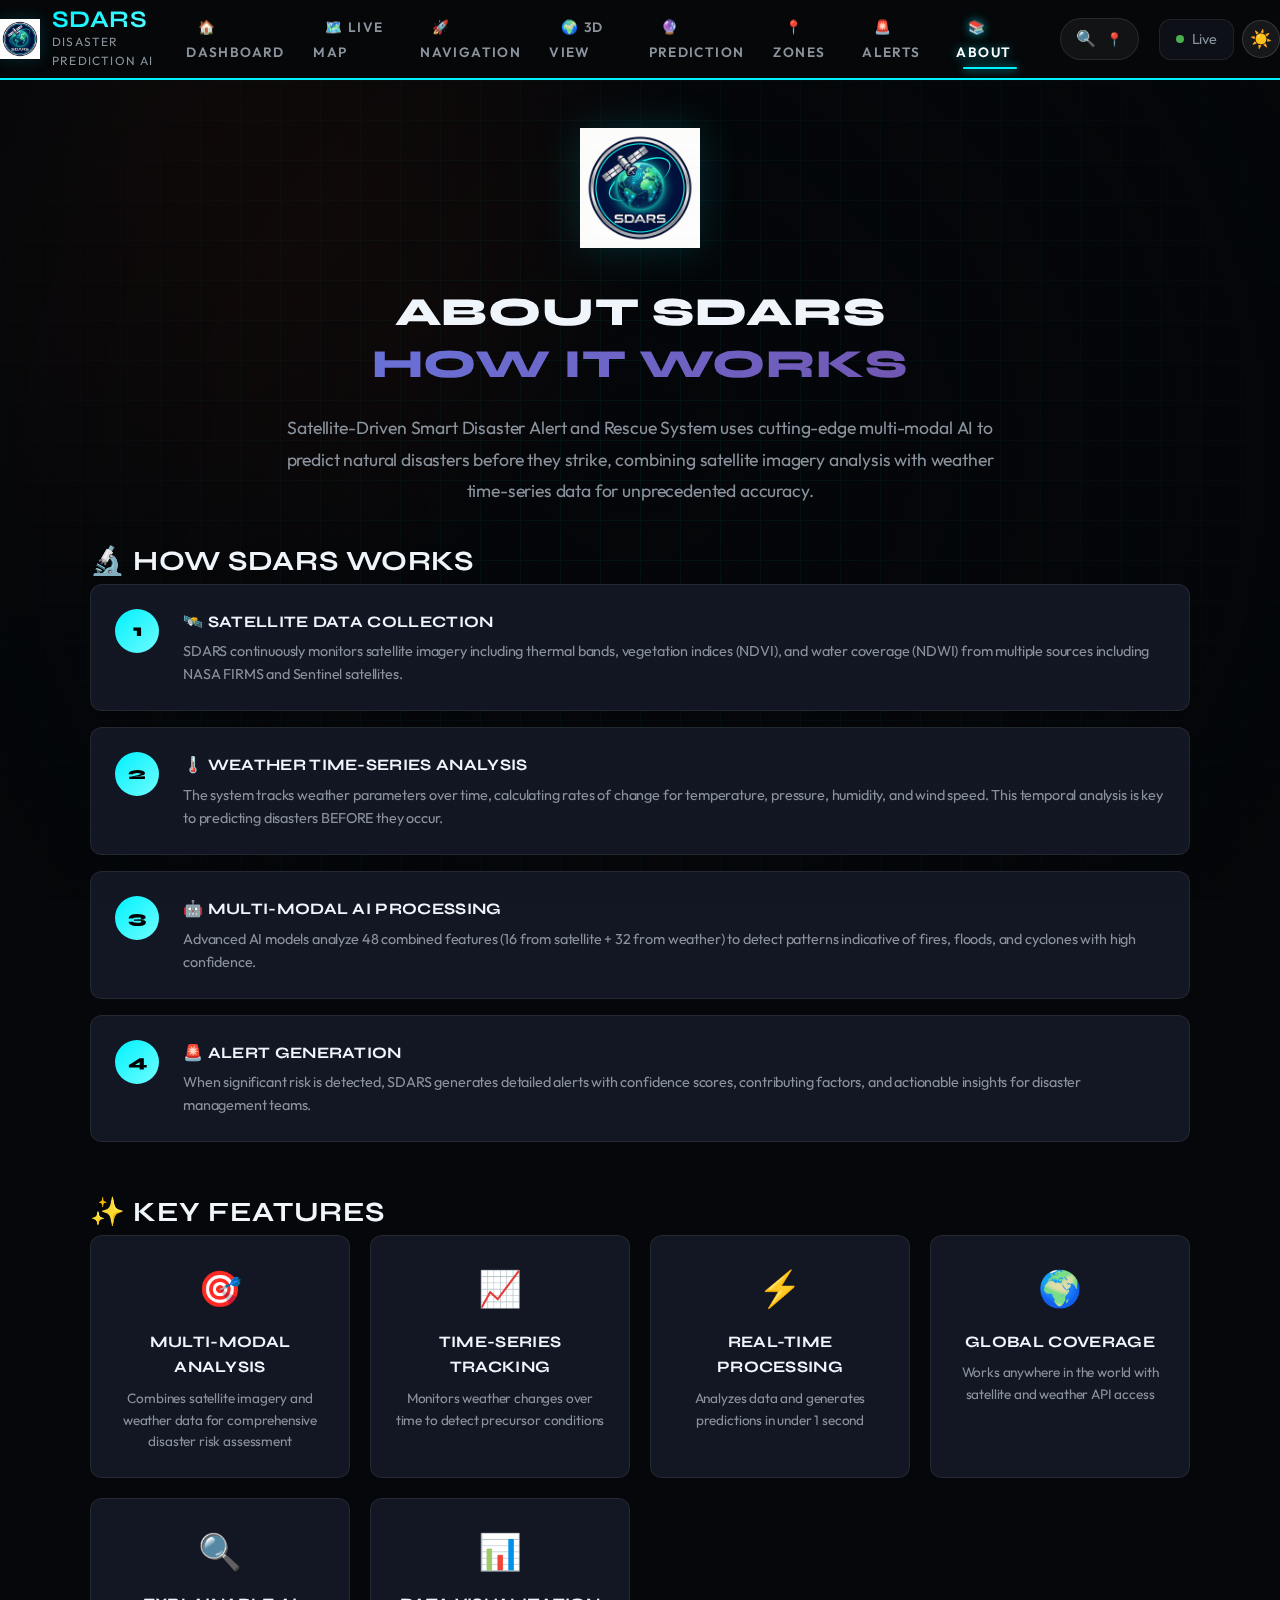
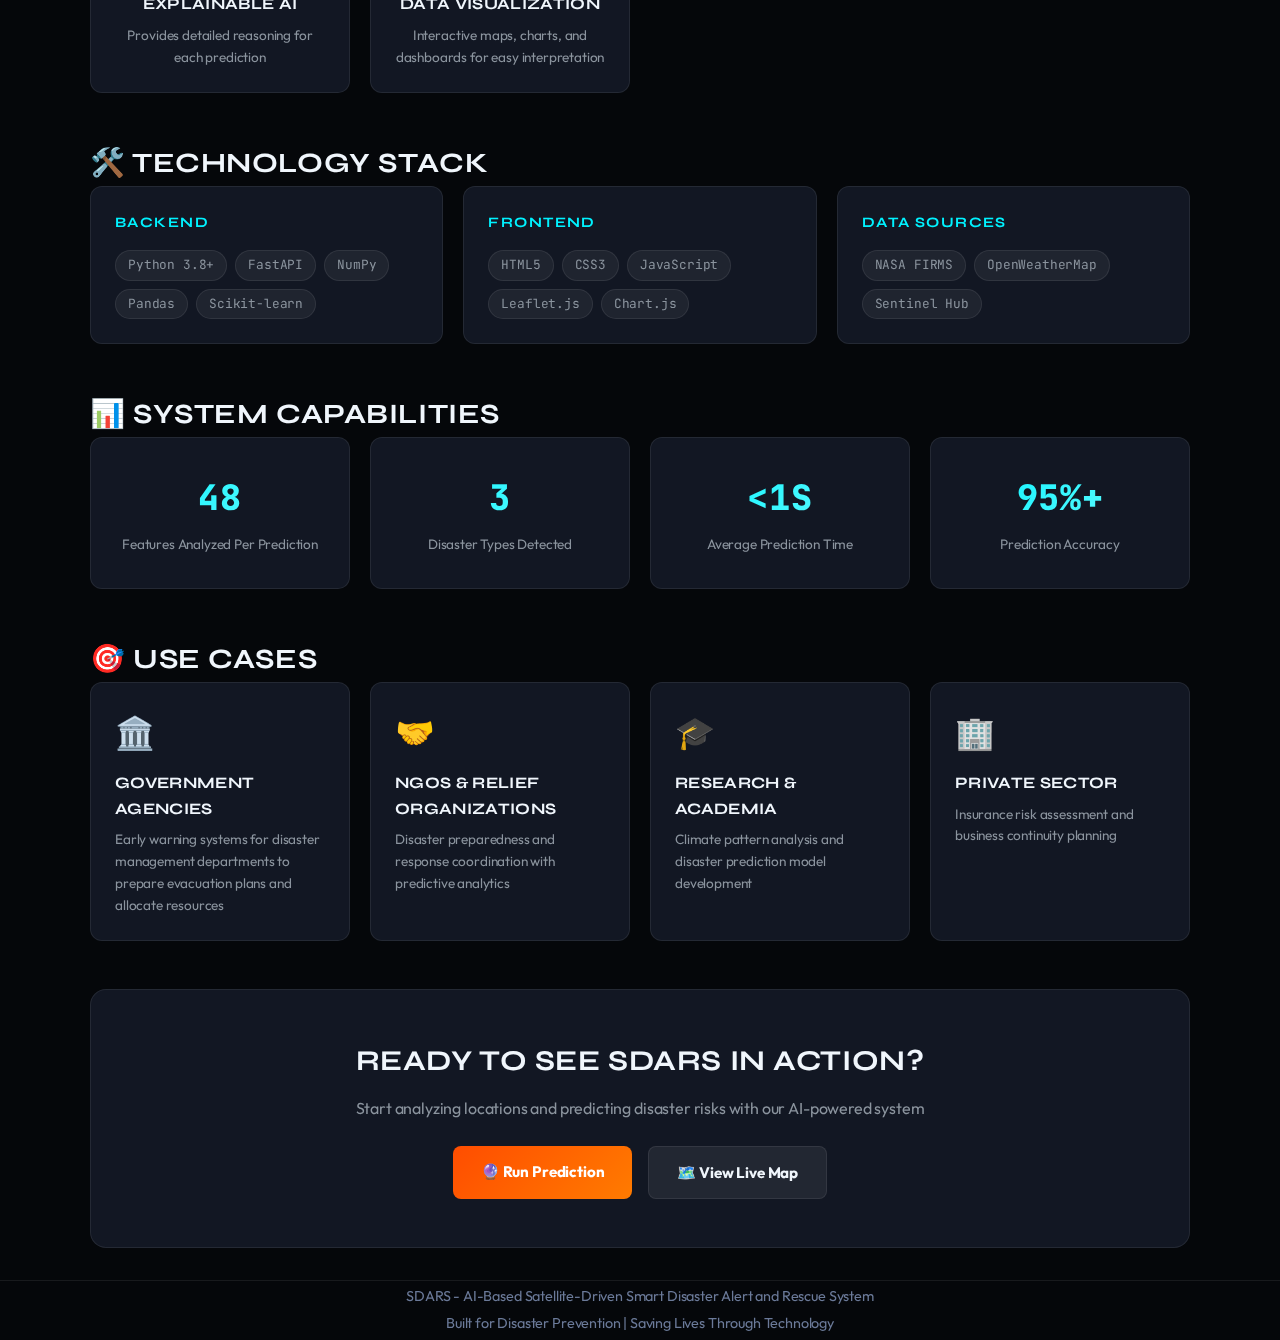
<file: frontend/about.html>
<!DOCTYPE html>
<html lang="en">

<head>
    <meta charset="UTF-8">
    <meta name="viewport" content="width=device-width, initial-scale=1.0">
    <title>SDARS - About</title>
    <link rel="stylesheet" href="css/main.css">
    <link rel="stylesheet" href="css/about.css">
    <link rel="preconnect" href="https://fonts.googleapis.com">
    <link rel="preconnect" href="https://fonts.gstatic.com" crossorigin>
    <link href="https://fonts.googleapis.com/css2?family=Inter:wght@300;400;500;600;700;800&display=swap"
        rel="stylesheet">
</head>

<body>
    <!-- Background Effects -->
    <div class="background-grid"></div>
    <div class="background-gradient"></div>

    <!-- Navigation -->
    <nav class="navbar">
        <div class="nav-container">
            <div class="nav-logo">
                <img src="logo.png?v=2" alt="SDARS Logo" class="logo-image">
                <span class="logo-fallback">🛰️</span>
                <div class="logo-text">
                    <h1>SDARS</h1>
                    <p>Disaster Prediction AI</p>
                </div>
            </div>
            <ul class="nav-menu">
                <li><a href="index.html" class="nav-link">🏠 Dashboard</a></li>
                <li><a href="map.html" class="nav-link">🗺️ Live Map</a></li>
                <li><a href="navigation.html" class="nav-link">🚀 Navigation</a></li>
                <li><a href="3d-view.html" class="nav-link">🌍 3D View</a></li>
                <li><a href="prediction.html" class="nav-link">🔮 Prediction</a></li>
                <li><a href="zones.html" class="nav-link">📍 Zones</a></li>
                <li><a href="alerts.html" class="nav-link">🚨 Alerts</a></li>
                <li><a href="about.html" class="nav-link active">📚 About</a></li>
            </ul>
            <div class="status-badge">
                <span class="status-dot"></span>
                <span>Live</span>
            </div>
        </div>
    </nav>



    <!-- Main Content -->
    <main class="main-content about-page">
        <!-- Hero Section -->
        <section class="about-hero">
            <div class="about-logo-container">
                <img src="logo.png?v=2" alt="SDARS Logo" class="about-logo-main">
            </div>
            <h1 class="page-title">
                About SDARS
                <span class="gradient-text">How It Works</span>
            </h1>
            <p class="hero-lead">
                Satellite-Driven Smart Disaster Alert and Rescue System uses cutting-edge multi-modal AI to predict
                natural disasters before they strike, combining satellite imagery analysis with weather time-series data
                for unprecedented accuracy.
            </p>
        </section>

        <!-- How It Works -->
        <section class="how-it-works">
            <h2 class="section-title">🔬 How SDARS Works</h2>
            <div class="process-steps">
                <div class="step">
                    <div class="step-number">1</div>
                    <div class="step-content">
                        <h3>🛰️ Satellite Data Collection</h3>
                        <p>SDARS continuously monitors satellite imagery including thermal bands, vegetation indices
                            (NDVI), and water coverage (NDWI) from multiple sources including NASA FIRMS and Sentinel
                            satellites.</p>
                    </div>
                </div>

                <div class="step">
                    <div class="step-number">2</div>
                    <div class="step-content">
                        <h3>🌡️ Weather Time-Series Analysis</h3>
                        <p>The system tracks weather parameters over time, calculating rates of change for temperature,
                            pressure, humidity, and wind speed. This temporal analysis is key to predicting disasters
                            BEFORE they occur.</p>
                    </div>
                </div>

                <div class="step">
                    <div class="step-number">3</div>
                    <div class="step-content">
                        <h3>🤖 Multi-Modal AI Processing</h3>
                        <p>Advanced AI models analyze 48 combined features (16 from satellite + 32 from weather) to
                            detect patterns indicative of fires, floods, and cyclones with high confidence.</p>
                    </div>
                </div>

                <div class="step">
                    <div class="step-number">4</div>
                    <div class="step-content">
                        <h3>🚨 Alert Generation</h3>
                        <p>When significant risk is detected, SDARS generates detailed alerts with confidence scores,
                            contributing factors, and actionable insights for disaster management teams.</p>
                    </div>
                </div>
            </div>
        </section>

        <!-- Key Features -->
        <section class="features-showcase">
            <h2 class="section-title">✨ Key Features</h2>
            <div class="features-grid">
                <div class="feature-card">
                    <div class="feature-icon">🎯</div>
                    <h3>Multi-Modal Analysis</h3>
                    <p>Combines satellite imagery and weather data for comprehensive disaster risk assessment</p>
                </div>

                <div class="feature-card">
                    <div class="feature-icon">📈</div>
                    <h3>Time-Series Tracking</h3>
                    <p>Monitors weather changes over time to detect precursor conditions</p>
                </div>

                <div class="feature-card">
                    <div class="feature-icon">⚡</div>
                    <h3>Real-Time Processing</h3>
                    <p>Analyzes data and generates predictions in under 1 second</p>
                </div>

                <div class="feature-card">
                    <div class="feature-icon">🌍</div>
                    <h3>Global Coverage</h3>
                    <p>Works anywhere in the world with satellite and weather API access</p>
                </div>

                <div class="feature-card">
                    <div class="feature-icon">🔍</div>
                    <h3>Explainable AI</h3>
                    <p>Provides detailed reasoning for each prediction</p>
                </div>

                <div class="feature-card">
                    <div class="feature-icon">📊</div>
                    <h3>Data Visualization</h3>
                    <p>Interactive maps, charts, and dashboards for easy interpretation</p>
                </div>
            </div>
        </section>

        <!-- Technology Stack -->
        <section class="tech-stack">
            <h2 class="section-title">🛠️ Technology Stack</h2>
            <div class="tech-categories">
                <div class="tech-category">
                    <h3>Backend</h3>
                    <div class="tech-tags">
                        <span class="tech-tag">Python 3.8+</span>
                        <span class="tech-tag">FastAPI</span>
                        <span class="tech-tag">NumPy</span>
                        <span class="tech-tag">Pandas</span>
                        <span class="tech-tag">Scikit-learn</span>
                    </div>
                </div>

                <div class="tech-category">
                    <h3>Frontend</h3>
                    <div class="tech-tags">
                        <span class="tech-tag">HTML5</span>
                        <span class="tech-tag">CSS3</span>
                        <span class="tech-tag">JavaScript</span>
                        <span class="tech-tag">Leaflet.js</span>
                        <span class="tech-tag">Chart.js</span>
                    </div>
                </div>

                <div class="tech-category">
                    <h3>Data Sources</h3>
                    <div class="tech-tags">
                        <span class="tech-tag">NASA FIRMS</span>
                        <span class="tech-tag">OpenWeatherMap</span>
                        <span class="tech-tag">Sentinel Hub</span>
                    </div>
                </div>
            </div>
        </section>

        <!-- Stats -->
        <section class="system-stats">
            <h2 class="section-title">📊 System Capabilities</h2>
            <div class="stats-showcase">
                <div class="stat-item">
                    <h3>48</h3>
                    <p>Features Analyzed Per Prediction</p>
                </div>
                <div class="stat-item">
                    <h3>3</h3>
                    <p>Disaster Types Detected</p>
                </div>
                <div class="stat-item">
                    <h3>&lt;1s</h3>
                    <p>Average Prediction Time</p>
                </div>
                <div class="stat-item">
                    <h3>95%+</h3>
                    <p>Prediction Accuracy</p>
                </div>
            </div>
        </section>

        <!-- Use Cases -->
        <section class="use-cases">
            <h2 class="section-title">🎯 Use Cases</h2>
            <div class="use-case-grid">
                <div class="use-case-card">
                    <div class="use-case-icon">🏛️</div>
                    <h3>Government Agencies</h3>
                    <p>Early warning systems for disaster management departments to prepare evacuation plans and
                        allocate resources</p>
                </div>

                <div class="use-case-card">
                    <div class="use-case-icon">🤝</div>
                    <h3>NGOs & Relief Organizations</h3>
                    <p>Disaster preparedness and response coordination with predictive analytics</p>
                </div>

                <div class="use-case-card">
                    <div class="use-case-icon">🎓</div>
                    <h3>Research & Academia</h3>
                    <p>Climate pattern analysis and disaster prediction model development</p>
                </div>

                <div class="use-case-card">
                    <div class="use-case-icon">🏢</div>
                    <h3>Private Sector</h3>
                    <p>Insurance risk assessment and business continuity planning</p>
                </div>
            </div>
        </section>

        <!-- CTA Section -->
        <section class="cta-section">
            <div class="cta-content">
                <h2>Ready to See SDARS in Action?</h2>
                <p>Start analyzing locations and predicting disaster risks with our AI-powered system</p>
                <div class="cta-buttons">
                    <a href="prediction.html" class="btn-cta primary">🔮 Run Prediction</a>
                    <a href="map.html" class="btn-cta secondary">🗺️ View Live Map</a>
                </div>
            </div>
        </section>
    </main>

    <!-- Footer -->
    <footer class="footer">
        <p>SDARS - AI-Based Satellite-Driven Smart Disaster Alert and Rescue System</p>
        <p>Built for Disaster Prevention | Saving Lives Through Technology</p>
    </footer>

    <script src="js/main.js"></script>
</body>

</html>
</file>
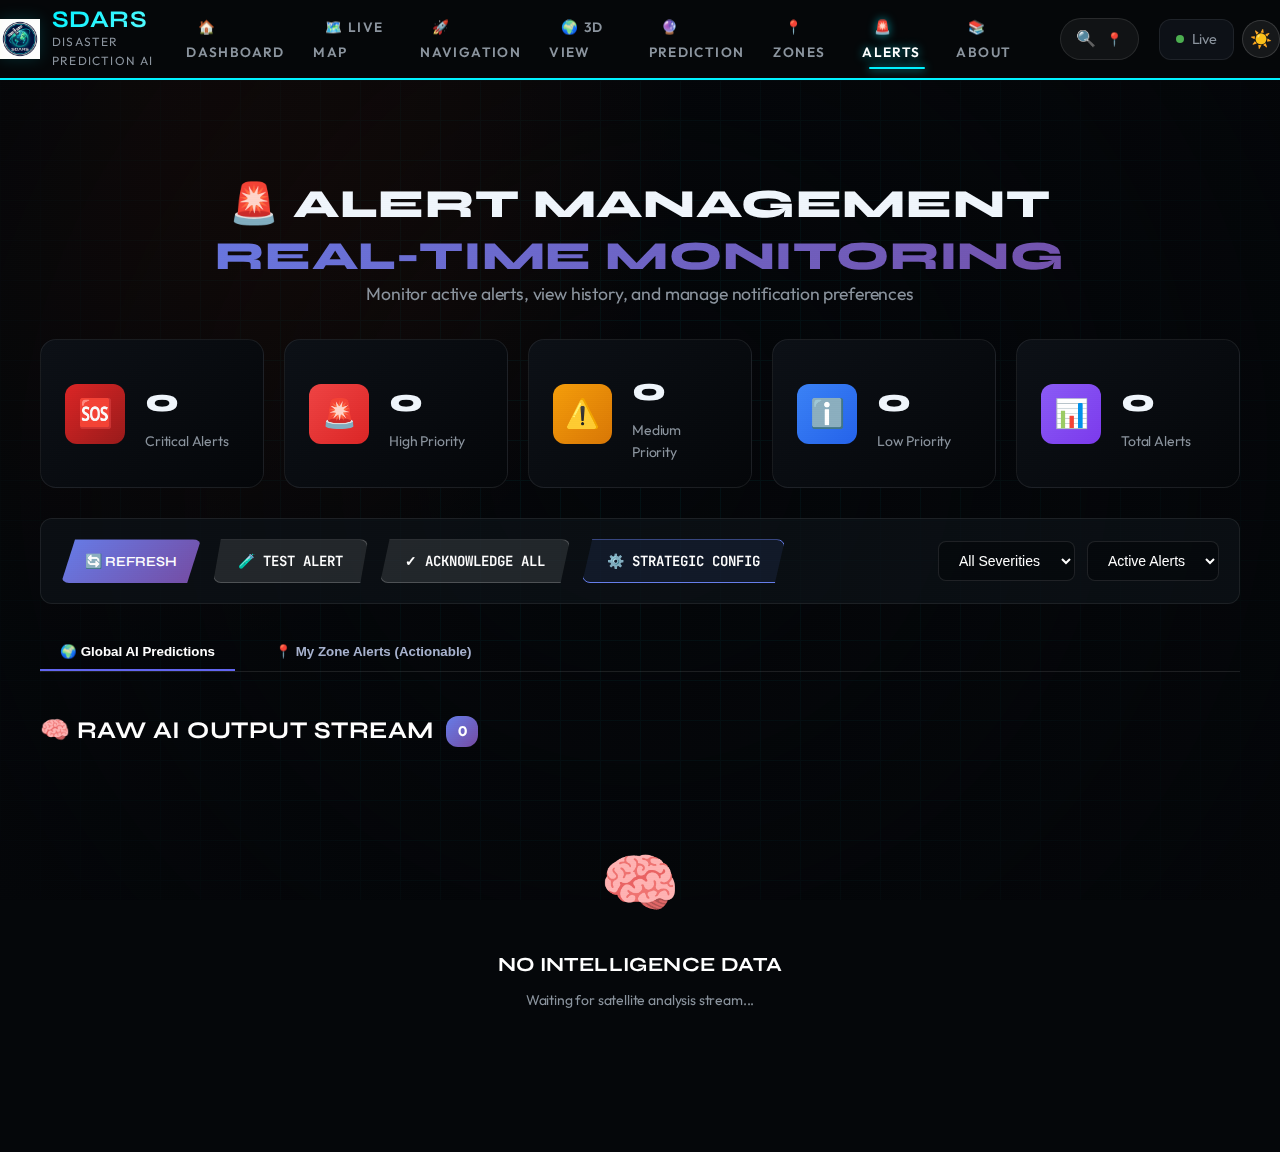
<file: frontend/alerts.html>
<!DOCTYPE html>
<html lang="en">

<head>
    <meta charset="UTF-8">
    <meta name="viewport" content="width=device-width, initial-scale=1.0">
    <title>SDARS - Alert Management</title>
    <link rel="stylesheet" href="css/main.css">
    <link rel="stylesheet" href="css/alerts-page.css">
    <link rel="preconnect" href="https://fonts.googleapis.com">
    <link rel="preconnect" href="https://fonts.gstatic.com" crossorigin>
    <link href="https://fonts.googleapis.com/css2?family=Inter:wght@300;400;500;600;700;800&display=swap"
        rel="stylesheet">
</head>

<body>
    <!-- Background Effects -->
    <div class="background-grid"></div>
    <div class="background-gradient"></div>

    <!-- Loading Overlay -->
    <div id="loadingOverlay" class="loading-overlay">
        <div class="spinner"></div>
        <div class="loading-text">Synchronizing Satellite Arrays...</div>
    </div>

    <!-- Navigation -->
    <nav class="navbar">
        <div class="nav-container">
            <div class="nav-logo">
                <img src="logo.png" alt="SDARS Logo" class="logo-image"
                    onerror="this.parentElement.classList.add('img-error')"><span class="logo-fallback">🛰️</span>
                <div class="logo-text">
                    <h1>SDARS</h1>
                    <p>Disaster Prediction AI</p>
                </div>
            </div>
            <ul class="nav-menu">
                <li><a href="index.html" class="nav-link">🏠 Dashboard</a></li>
                <li><a href="map.html" class="nav-link">🗺️ Live Map</a></li>
                <li><a href="navigation.html" class="nav-link">🚀 Navigation</a></li>
                <li><a href="3d-view.html" class="nav-link">🌍 3D View</a></li>
                <li><a href="prediction.html" class="nav-link">🔮 Prediction</a></li>
                <li><a href="zones.html" class="nav-link">📍 Zones</a></li>
                <li><a href="alerts.html" class="nav-link active">🚨 Alerts</a></li>
                <li><a href="about.html" class="nav-link">📚 About</a></li>
            </ul>
            <div class="status-badge">
                <span class="status-dot"></span>
                <span>Live</span>
            </div>
        </div>
    </nav>


    <!-- Main Content -->
    <main class="main-content">
        <!-- Page Header -->
        <section class="page-header">
            <h1 class="page-title">
                🚨 Alert Management
                <span class="gradient-text">Real-time Monitoring</span>
            </h1>
            <p class="page-subtitle">
                Monitor active alerts, view history, and manage notification preferences
            </p>
        </section>

        <!-- Alert Statistics -->
        <section class="alert-stats">
            <div class="stat-card">
                <div class="stat-icon critical">🆘</div>
                <div class="stat-info">
                    <h3 id="criticalCount">0</h3>
                    <p>Critical Alerts</p>
                </div>
            </div>
            <div class="stat-card">
                <div class="stat-icon high">🚨</div>
                <div class="stat-info">
                    <h3 id="highCount">0</h3>
                    <p>High Priority</p>
                </div>
            </div>
            <div class="stat-card">
                <div class="stat-icon medium">⚠️</div>
                <div class="stat-info">
                    <h3 id="mediumCount">0</h3>
                    <p>Medium Priority</p>
                </div>
            </div>
            <div class="stat-card">
                <div class="stat-icon low">ℹ️</div>
                <div class="stat-info">
                    <h3 id="lowCount">0</h3>
                    <p>Low Priority</p>
                </div>
            </div>
            <div class="stat-card">
                <div class="stat-icon total">📊</div>
                <div class="stat-info">
                    <h3 id="totalCount">0</h3>
                    <p>Total Alerts</p>
                </div>
            </div>
        </section>

        <!-- Alert Actions Bar -->
        <section class="actions-bar">
            <div class="actions-left">
                <button class="btn-primary" onclick="refreshAlerts()">
                    🔄 Refresh
                </button>
                <button class="btn-secondary" onclick="testAlert()">
                    🧪 Test Alert
                </button>
                <button class="btn-secondary" onclick="acknowledgeAll()">
                    ✓ Acknowledge All
                </button>
                <button class="btn-secondary" onclick="openSettingsModal()"
                    style="background: rgba(102, 126, 234, 0.1); border-color: #667eea;">
                    ⚙️ Strategic Config
                </button>
            </div>
            <div class="actions-right">
                <select id="severityFilter" onchange="filterAlerts()">
                    <option value="all">All Severities</option>
                    <option value="CRITICAL">Critical Only</option>
                    <option value="HIGH">High Only</option>
                    <option value="MEDIUM">Medium Only</option>
                    <option value="LOW">Low Only</option>
                </select>
                <select id="statusFilter" onchange="filterAlerts()">
                    <option value="active">Active Alerts</option>
                    <option value="history">Alert History</option>
                    <option value="all">All Alerts</option>
                </select>
            </div>
        </section>

        </section>

        <!-- View Switcher -->
        <div class="view-switcher"
            style="display: flex; gap: 20px; margin-bottom: 20px; border-bottom: 1px solid rgba(255,255,255,0.1); padding-bottom: 0;">
            <button class="tab-btn active" onclick="switchView('predictions')" id="tab-predictions" style="
                background: none; border: none; color: white; padding: 10px 20px; font-weight: 600; cursor: pointer; border-bottom: 2px solid #6366f1;
            ">🌍 Global AI Predictions</button>
            <button class="tab-btn" onclick="switchView('zones')" id="tab-zones" style="
                background: none; border: none; color: #a8b3cf; padding: 10px 20px; font-weight: 600; cursor: pointer; border-bottom: 2px solid transparent;
            ">📍 My Zone Alerts (Actionable)</button>
        </div>

        <!-- Global Predictions View -->
        <div id="view-predictions" class="view-section">
            <section class="alerts-section">
                <div class="section-header">
                    <h2>🧠 Raw AI Output Stream</h2>
                    <span class="badge" id="predictionCountBadge">0</span>
                </div>
                <div id="predictionsList" class="alerts-list">
                    <!-- Populated via API /api/predictions/history -->
                </div>
            </section>
        </div>

        <!-- Zone Alerts View (Actionable) -->
        <div id="view-zones" class="view-section" style="display: none;">
            <!-- Active Alerts Section -->
            <section class="alerts-section">
                <div class="section-header">
                    <h2>🔴 Active Alerts</h2>
                    <span class="badge" id="activeCountBadge">0</span>
                </div>
                <div id="activeAlertsList" class="alerts-list">
                    <div class="empty-state">
                        <div class="empty-icon">✅</div>
                        <h3>No Active Zone Alerts</h3>
                        <p>When the AI detects a risk inside one of your created zones, it will appear here
                            automatically.</p>
                    </div>
                </div>
            </section>

            <!-- Alert History Section -->
            <section class="alerts-section">
                <div class="section-header">
                    <h2>📜 Alert History</h2>
                    <span class="badge" id="historyCountBadge">0</span>
                </div>
                <div id="historyAlertsList" class="alerts-list">
                    <div class="empty-state">
                        <div class="empty-icon">📭</div>
                        <h3>No Zone Alert History</h3>
                        <p>Acknowledged zone alerts will appear here. <a href="zones.html" style="color:#6366f1;">Create
                                a zone →</a></p>
                    </div>
                </div>
        </div>
        </section>
        </div> <!-- End view-zones -->
    </main>

    <!-- Alert Detail Modal -->
    <div id="alertDetailModal" class="modal" style="display: none;">
        <div class="modal-content large">
            <div class="modal-header">
                <h2 id="modalTitle">Alert Details</h2>
                <button onclick="closeModal()">×</button>
            </div>
            <div class="modal-body" id="modalBody">
                <!-- Populated dynamically -->
            </div>
        </div>
    </div>

    <!-- System Settings Modal -->
    <div id="settingsModal" class="modal" style="display: none;">
        <div class="modal-content">
            <div class="modal-header">
                <h2>⚙️ System Configuration</h2>
                <button onclick="closeSettingsModal()">×</button>
            </div>
            <div class="modal-body">
                <form id="settingsForm" onsubmit="saveSettings(event)">
                    <div class="form-group" style="margin-bottom: 15px;">
                        <label style="display: block; color: #a8b3cf; margin-bottom: 5px; font-size: 13px;">SMTP
                            SERVER</label>
                        <input type="text" id="smtp_server" placeholder="smtp.gmail.com"
                            style="width: 100%; padding: 10px; background: rgba(0,0,0,0.2); border: 1px solid rgba(255,255,255,0.1); color: white; border-radius: 6px;">
                    </div>
                    <div class="form-group" style="margin-bottom: 15px;">
                        <label style="display: block; color: #a8b3cf; margin-bottom: 5px; font-size: 13px;">SMTP
                            PORT</label>
                        <input type="number" id="smtp_port" placeholder="587"
                            style="width: 100%; padding: 10px; background: rgba(0,0,0,0.2); border: 1px solid rgba(255,255,255,0.1); color: white; border-radius: 6px;">
                    </div>
                    <div class="form-group" style="margin-bottom: 15px;">
                        <label style="display: block; color: #a8b3cf; margin-bottom: 5px; font-size: 13px;">SENDER EMAIL
                            (USER)</label>
                        <input type="email" id="smtp_user" placeholder="your-email@gmail.com"
                            style="width: 100%; padding: 10px; background: rgba(0,0,0,0.2); border: 1px solid rgba(255,255,255,0.1); color: white; border-radius: 6px;">
                    </div>
                    <div class="form-group" style="margin-bottom: 15px;">
                        <label style="display: block; color: #a8b3cf; margin-bottom: 5px; font-size: 13px;">SMTP
                            PASSWORD / APP PASS</label>
                        <input type="password" id="smtp_password" placeholder="••••••••••••"
                            style="width: 100%; padding: 10px; background: rgba(0,0,0,0.2); border: 1px solid rgba(255,255,255,0.1); color: white; border-radius: 6px;">
                    </div>
                    <div class="form-group" style="margin-bottom: 25px;">
                        <label style="display: block; color: #a8b3cf; margin-bottom: 5px; font-size: 13px;">RECIPIENT
                            EMAIL (ALERTS)</label>
                        <input type="email" id="alert_email_to" placeholder="emergency-team@domain.com"
                            style="width: 100%; padding: 10px; background: rgba(0,0,0,0.2); border: 1px solid rgba(255,255,255,0.1); color: white; border-radius: 6px;">
                    </div>
                    <div style="display: flex; gap: 10px;">
                        <button type="submit" class="btn-primary" style="flex: 1;">💾 Save Configuration</button>
                        <button type="button" class="btn-secondary" onclick="closeSettingsModal()">Cancel</button>
                    </div>
                </form>
            </div>
        </div>
    </div>

    <!-- Scripts -->
    <script src="js/main.js"></script>
    <script src="js/alerts-page.js"></script>
</body>

</html>
</file>
<file: frontend/css/main.css>
@import url('https://fonts.googleapis.com/css2?family=Syne:wght@700;800&family=Outfit:wght@300;400;500;600;700&family=JetBrains+Mono:wght@400;700&display=swap');

/* ================================================
   SDARS - Main Shared Styles
   Multi-Page Website
   ================================================ */

:root {
    /* Tactical Theme System - Dark (Default) */
    --bg-deep: #05070a;
    --bg-elevated: #0d1117;
    --bg-surface: rgba(13, 17, 23, 0.8);
    --bg-card: rgba(19, 24, 37, 0.95);
    --navbar-bg: rgba(5, 7, 10, 0.95);

    /* Accents - High Visibility */
    --accent-signal: #00f2ff;
    --accent-hazard: #ff4d00;
    --accent-warning: #ffd000;
    --accent-positive: #00df82;
    --accent-primary: #6366f1;

    /* Typography */
    --text-primary: #f0f6fc;
    --text-secondary: #8b949e;
    --text-muted: #6b7a99;
    --text-dim: #484f58;

    /* Blends & Glows */
    --hazard-glow: rgba(255, 77, 0, 0.15);
    --signal-glow: rgba(0, 242, 255, 0.15);
    --signal-glow-strong: rgba(0, 242, 255, 0.3);

    /* Gradients */
    --gradient-tactical: linear-gradient(135deg, #0d1117 0%, #05070a 100%);
    --gradient-hazard: linear-gradient(135deg, #ff4d00 0%, #ff7b00 100%);
    --gradient-signal: linear-gradient(135deg, #00f2ff 0%, #70fdff 100%);
    --gradient-primary: linear-gradient(135deg, #667eea 0%, #764ba2 100%);

    /* Metrics */
    --spacing-unit: 8px;
    --radius-tactical: 2px;
    --radius-lg: 12px;
    --border-color: rgba(255, 255, 255, 0.08);
    --border-main: 1px solid var(--border-color);
}

[data-theme="light"] {
    /* Professional Light Mode Definition */
    --bg-deep: #f0f2f5;
    --bg-elevated: #ffffff;
    --bg-surface: rgba(255, 255, 255, 0.85);
    --bg-card: #ffffff;
    --navbar-bg: rgba(255, 255, 255, 0.98);

    --text-primary: #1a1f2e;
    --text-secondary: #4a5568;
    --text-muted: #718096;
    --text-dim: #cbd5e0;

    --border-color: rgba(0, 0, 0, 0.15);
    --border-main: 1px solid var(--border-color);

    --hazard-glow: rgba(229, 62, 62, 0.1);
    --signal-glow: rgba(0, 123, 255, 0.1);
    --signal-glow-strong: rgba(0, 123, 255, 0.2);

    --accent-signal: #007bff;
    --accent-hazard: #e53e3e;
    --accent-warning: #dd6b20;
    --accent-positive: #38a169;

    --gradient-tactical: linear-gradient(135deg, #f8fafc 0%, #f1f5f9 100%);
    --gradient-signal: linear-gradient(135deg, #007bff 0%, #00d2ff 100%);
    --gradient-hazard: linear-gradient(135deg, #e53e3e 0%, #ff5555 100%);

    --hazard-glow: rgba(229, 62, 62, 0.05);
    --signal-glow: rgba(0, 123, 255, 0.05);
}

/* ===== SMOOTH THEME TRANSITION ===== */
*,
*::before,
*::after {
    transition: background-color 0.3s ease, border-color 0.3s ease, color 0.2s ease, box-shadow 0.3s ease !important;
}

/* ===== RESET & BASE ===== */
* {
    margin: 0;
    padding: 0;
    box-sizing: border-box;
}

body {
    font-family: 'Outfit', sans-serif;
    background: var(--bg-deep);
    color: var(--text-primary);
    line-height: 1.6;
    min-height: 100vh;
    overflow-x: hidden;
    letter-spacing: -0.01em;
}

h1,
h2,
h3,
.logo-text h1 {
    font-family: 'Syne', sans-serif;
    text-transform: uppercase;
    letter-spacing: 0.02em;
}

/* ===== BACKGROUND EFFECTS ===== */
.background-grid {
    position: fixed;
    top: 0;
    left: 0;
    width: 100%;
    height: 100%;
    background-image:
        linear-gradient(var(--accent-signal) 1px, transparent 1px),
        linear-gradient(90deg, var(--accent-signal) 1px, transparent 1px);
    background-size: 40px 40px;
    opacity: 0.05;
    z-index: 0;
}

[data-theme="light"] .background-grid {
    opacity: 0.15;
}

.background-gradient {
    position: fixed;
    top: 0;
    left: 0;
    width: 100%;
    height: 100%;
    background:
        radial-gradient(circle at 50% 50%, transparent 0%, var(--bg-deep) 100%),
        radial-gradient(circle at 10% 10%, var(--hazard-glow) 0%, transparent 40%);
    z-index: 0;
}

/* Rolling Scanline Effect */
body::before {
    content: "";
    position: fixed;
    top: 0;
    left: 0;
    width: 100%;
    height: 100%;
    background: linear-gradient(rgba(18, 16, 16, 0) 50%,
            rgba(0, 0, 0, 0.1) 50%), linear-gradient(90deg,
            rgba(255, 0, 0, 0.01),
            rgba(0, 255, 0, 0.005),
            rgba(0, 0, 255, 0.01));
    background-size: 100% 2px, 3px 100%;
    opacity: 0.1;
    pointer-events: none !important;
    z-index: 100;
}

[data-theme="light"] body::before {
    opacity: 0.03;
}

/* ===== NAVIGATION BAR ===== */
.navbar {
    position: sticky;
    top: 0;
    z-index: 1000;
    background: var(--navbar-bg);
    backdrop-filter: blur(12px);
    border-bottom: 2px solid var(--accent-signal);
    padding: var(--spacing-unit) 0;
    box-shadow: var(--shadow-main);
}

.nav-link {
    color: var(--text-secondary);
    text-decoration: none;
    padding: 0.5rem 0.75rem;
    font-weight: 600;
    font-size: 0.85rem;
    text-transform: uppercase;
    letter-spacing: 0.1em;
    position: relative;
    transition: all 0.3s ease;
    border-radius: 4px;
}

.nav-link:hover {
    color: var(--accent-signal);
    background: rgba(0, 242, 255, 0.03);
    text-shadow: 0 0 8px rgba(0, 242, 255, 0.4);
}

.nav-container {
    max-width: 1400px;
    margin: 0 auto;
    padding: 0 var(--spacing-lg);
    display: flex !important;
    justify-content: space-between !important;
    align-items: center !important;
    flex-wrap: nowrap !important;
    flex-direction: row !important;
}

.nav-logo {
    display: flex;
    align-items: center;
    gap: 0.75rem;
}

.nav-logo .logo-icon {
    font-size: 2rem;
    filter: drop-shadow(0 0 10px var(--signal-glow));
}

.nav-logo .logo-image {
    height: 40px;
    width: auto;
    object-fit: contain;
    filter: drop-shadow(0 0 8px var(--signal-glow));
}

.nav-logo .logo-fallback {
    display: none;
    font-size: 2rem;
    filter: drop-shadow(0 0 10px var(--signal-glow));
}

.nav-logo.img-error .logo-image {
    display: none;
}

.nav-logo.img-error .logo-fallback {
    display: inline-block;
}

.nav-logo .logo-text h1 {
    font-size: 1.5rem;
    margin: 0;
    line-height: 1;
    background: var(--gradient-signal);
    -webkit-background-clip: text;
    -webkit-text-fill-color: transparent;
    background-clip: text;
}

.nav-logo .logo-text p {
    font-size: 0.75rem;
    color: var(--text-secondary);
    margin: 0;
    text-transform: uppercase;
    letter-spacing: 0.1em;
}

.nav-menu {
    display: flex;
    gap: 0.5rem;
    list-style: none;
    margin: 0;
    padding: 0;
}

.nav-link.active {
    color: white;
    background: transparent;
    text-shadow: 0 0 10px rgba(0, 242, 255, 0.6);
}

.nav-link.active::after {
    content: '';
    position: absolute;
    bottom: 0;
    left: 10%;
    width: 80%;
    height: 2px;
    background: var(--accent-signal);
    box-shadow: 0 0 10px var(--accent-signal);
    border-radius: 2px;
}

@keyframes navBorderGlow {

    0%,
    100% {
        filter: hue-rotate(0deg);
    }

    50% {
        filter: hue-rotate(30deg);
    }
}

/* ===== GLOBAL SEARCH BAR ===== */
.nav-search {
    flex: 1;
    max-width: 400px;
    margin: 0 var(--spacing-lg);
    position: relative;
    display: flex;
    align-items: center;
}

.search-wrapper {
    width: 100%;
    position: relative;
    display: flex;
    align-items: center;
    background: var(--glass-bg);
    border: 1px solid var(--border-color);
    border-radius: 50px;
    padding: 0.2rem 1rem;
    transition: all 0.3s ease;
    backdrop-filter: blur(10px);
}

.search-wrapper:focus-within {
    background: rgba(255, 255, 255, 0.07);
    border-color: rgba(102, 126, 234, 0.5);
    box-shadow: 0 0 20px rgba(102, 126, 234, 0.15);
    transform: scale(1.02);
}

.search-icon {
    font-size: 1.1rem;
    color: var(--text-muted);
    margin-right: 10px;
}

.search-input {
    width: 100%;
    background: none;
    border: none;
    color: white;
    padding: 0.6rem 0;
    font-size: 0.9rem;
    font-family: inherit;
    outline: none;
}

.search-input::placeholder {
    color: var(--text-muted);
}

.search-suggestions-dropdown {
    position: absolute;
    top: calc(100% + 10px);
    left: 0;
    width: 100%;
    background: rgba(19, 24, 37, 0.98);
    backdrop-filter: blur(20px);
    border: 1px solid var(--border-color);
    border-radius: var(--radius-lg);
    box-shadow: 0 15px 40px rgba(0, 0, 0, 0.6);
    display: none;
    max-height: 400px;
    overflow-y: auto;
    z-index: 1002;
    padding: 8px 0;
}

.suggestion-item {
    display: flex;
    align-items: center;
    gap: 12px;
    padding: 12px 16px;
    cursor: pointer;
    transition: all 0.2s ease;
    border-bottom: 1px solid rgba(255, 255, 255, 0.03);
}

.suggestion-item:last-child {
    border-bottom: none;
}

.suggestion-item:hover {
    background: rgba(102, 126, 234, 0.15);
}

.suggestion-info h4 {
    color: white;
    font-size: 0.9rem;
    margin: 0;
}

.suggestion-info p {
    color: var(--text-muted);
    font-size: 0.75rem;
    margin: 2px 0 0 0;
}

.status-badge {
    display: flex;
    align-items: center;
    gap: 0.5rem;
    padding: 0.5rem 1rem;
    background: var(--bg-elevated);
    border-radius: var(--radius-lg);
    border: 1px solid var(--border-color);
    font-size: 0.9rem;
    color: var(--text-secondary);
}

.status-dot {
    width: 8px;
    height: 8px;
    border-radius: 50%;
    background: #4caf50;
    animation: pulse 2s ease-in-out infinite;
}

@keyframes pulse {

    0%,
    100% {
        opacity: 1;
        box-shadow: 0 0 8px #4caf50;
    }

    50% {
        opacity: 0.6;
        box-shadow: 0 0 4px #4caf50;
    }
}

/* ===== MAIN CONTENT ===== */
.main-content {
    max-width: 1400px;
    margin: 0 auto;
    padding: var(--spacing-xl) var(--spacing-lg);
    position: relative;
    z-index: 1;
    min-height: calc(100vh - 200px);
}

/* ===== PAGE HEADER ===== */
.page-header {
    text-align: center;
    margin-bottom: var(--spacing-xl);
}

.page-title {
    font-size: 2.5rem;
    font-weight: 800;
    margin-bottom: var(--spacing-sm);
    line-height: 1.2;
}

.gradient-text {
    display: block;
    background: var(--gradient-primary);
    -webkit-background-clip: text;
    -webkit-text-fill-color: transparent;
    background-clip: text;
    margin-top: 0.25rem;
}

.page-subtitle {
    font-size: 1.1rem;
    color: var(--text-secondary);
    max-width: 700px;
    margin: 0 auto;
}

/* ===== SECTION TITLE ===== */
.section-title {
    font-size: 1.75rem;
    font-weight: 700;
    margin-bottom: var(--spacing-lg);
    color: var(--text-primary);
}

/* ===== BUTTONS ===== */
.btn-primary,
.btn-secondary {
    padding: var(--spacing-sm) var(--spacing-lg);
    border-radius: var(--radius-md);
    font-size: 1rem;
    font-weight: 600;
    cursor: pointer;
    transition: all 0.3s ease;
    border: none;
    text-decoration: none;
    display: inline-block;
}

.btn-primary {
    background: var(--gradient-primary);
    color: white;
}

.btn-primary:hover {
    transform: translateY(-2px);
    box-shadow: 0 8px 20px rgba(102, 126, 234, 0.4);
}

.btn-secondary {
    background: rgba(255, 255, 255, 0.1);
    color: var(--text-primary);
    border: 1px solid var(--border-color);
}

.btn-secondary:hover {
    background: rgba(255, 255, 255, 0.15);
    border-color: rgba(102, 126, 234, 0.5);
}

/* ===== RISK BADGES ===== */
.risk-badge {
    padding: 0.25rem 0.75rem;
    border-radius: var(--radius-sm);
    font-size: 0.8rem;
    font-weight: 600;
    text-transform: uppercase;
}

.risk-badge.high {
    background: rgba(255, 87, 34, 0.2);
    color: #ff5722;
    border: 1px solid rgba(255, 87, 34, 0.4);
}

.risk-badge.medium {
    background: rgba(255, 193, 7, 0.2);
    color: #ffc107;
    border: 1px solid rgba(255, 193, 7, 0.4);
}

/* ===== CARDS ===== */
.card {
    background: var(--bg-card);
    border: 1px solid var(--border-color);
    border-radius: var(--radius-tactical);
    padding: calc(var(--spacing-unit) * 3);
    position: relative;
    clip-path: polygon(0% 0%,
            calc(100% - 20px) 0%, 100% 20px,
            100% 100%, 0% 100%);
    transition: all 0.3s cubic-bezier(0.19, 1, 0.22, 1);
    box-shadow: var(--shadow-main);
}

.card::before {
    content: "";
    position: absolute;
    top: 0;
    right: 0;
    width: 20px;
    height: 20px;
    background: var(--accent-signal);
    opacity: 0.1;
}

.card:hover {
    border-color: var(--accent-signal);
    transform: translateX(4px);
}

/* ===== BUTTONS ===== */
.btn-primary {
    background: var(--accent-hazard);
    color: white;
    font-family: 'Syne', sans-serif;
    font-weight: 800;
    text-transform: uppercase;
    padding: 1rem 2rem;
    border: none;
    clip-path: polygon(10% 0, 100% 0, 90% 100%, 0 100%);
    cursor: pointer;
    transition: all 0.2s ease;
}

.btn-primary:hover {
    background: #ff6a00;
    filter: drop-shadow(0 0 10px var(--hazard-glow));
    transform: scale(1.05);
}

.btn-secondary {
    background: var(--bg-elevated);
    border: 1px solid var(--border-color);
    color: var(--text-secondary);
    font-family: 'JetBrains Mono', monospace;
    text-transform: uppercase;
    font-size: 0.75rem;
    padding: 0.8rem 1.5rem;
    clip-path: polygon(5% 0, 100% 0, 95% 100%, 0 100%);
}

.btn-secondary:hover {
    border-color: var(--accent-signal);
    color: var(--accent-signal);
}

/* ===== UTILITIES ===== */
.hidden {
    display: none !important;
}

.text-center {
    text-align: center;
}

.mt-1 {
    margin-top: var(--spacing-sm);
}

.mt-2 {
    margin-top: var(--spacing-md);
}

.mt-3 {
    margin-top: var(--spacing-lg);
}

.mb-1 {
    margin-bottom: var(--spacing-sm);
}

.mb-2 {
    margin-bottom: var(--spacing-md);
}

.mb-3 {
    margin-bottom: var(--spacing-lg);
}

/* ===== FOOTER ===== */
.footer {
    text-align: center;
    padding: var(--spacing-lg);
    border-top: 1px solid var(--border-color);
    margin-top: var(--spacing-xl);
    color: var(--text-muted);
    position: relative;
    z-index: 1;
}

.footer-logo-img {
    height: 60px;
    width: auto;
    margin-bottom: 1rem;
    opacity: 0.6;
    filter: grayscale(0.5) contrast(1.2);
    transition: all 0.3s ease;
}

.footer-logo-img:hover {
    opacity: 1;
    filter: none;
    transform: translateY(-5px) scale(1.05);
}

.about-logo-container {
    text-align: center;
    margin-bottom: 2rem;
}

.about-logo-main {
    height: 120px;
    width: auto;
    filter: drop-shadow(0 0 20px var(--signal-glow));
    animation: floating 3s ease-in-out infinite;
}

@keyframes floating {
    0% {
        transform: translateY(0px);
    }

    50% {
        transform: translateY(-10px);
    }

    100% {
        transform: translateY(0px);
    }
}

.footer p {
    margin: 0.25rem 0;
    font-size: 0.9rem;
}

/* ===== MOBILE NAVIGATION ===== */
.mobile-menu-toggle {
    display: none;
    background: none;
    border: none;
    color: var(--text-primary);
    font-size: 1.75rem;
    cursor: pointer;
    padding: 0.5rem;
    transition: all 0.3s ease;
    z-index: 1001;
}

.mobile-menu-toggle:hover {
    color: #667eea;
    transform: scale(1.1);
}

.mobile-menu-backdrop {
    display: none;
    position: fixed;
    top: 0;
    left: 0;
    width: 100%;
    height: 100%;
    background: rgba(0, 0, 0, 0.7);
    backdrop-filter: blur(4px);
    z-index: 999;
    opacity: 0;
    transition: opacity 0.3s ease;
}

.mobile-menu-backdrop.active {
    display: block;
    opacity: 1;
}

/* ===== RESPONSIVE ===== */
@media (max-width: 768px) {
    .page-title {
        font-size: 2rem;
    }

    .mobile-menu-toggle {
        display: block;
    }

    .nav-menu {
        position: fixed;
        top: 0;
        right: -100%;
        width: 280px;
        height: 100vh;
        background: rgba(10, 14, 26, 0.98);
        backdrop-filter: blur(20px);
        border-left: 1px solid var(--border-color);
        padding: 5rem 0 2rem;
        flex-direction: column;
        gap: 0;
        transition: right 0.3s cubic-bezier(0.4, 0, 0.2, 1);
        z-index: 1000;
        overflow-y: auto;
    }

    .nav-menu.active {
        right: 0;
    }

    .nav-menu li {
        width: 100%;
    }

    .nav-link {
        display: block;
        width: 100%;
        padding: 1rem 2rem;
        border-radius: 0;
        border-left: 3px solid transparent;
        transition: all 0.2s ease;
    }

    .nav-link:hover {
        background: rgba(102, 126, 234, 0.15);
        border-left-color: #667eea;
        transform: translateY(0);
    }

    .nav-link.active {
        background: rgba(102, 126, 234, 0.2);
        border-left-color: #667eea;
        border-radius: 0;
    }

    .nav-link.active::after {
        display: none;
    }

    .status-badge {
        margin: 2rem;
        justify-content: center;
    }

    .main-content {
        padding: var(--spacing-lg) var(--spacing-sm);
    }
}

/* ===== SKELETON LOADING ===== */
.skeleton {
    background: linear-gradient(90deg,
            rgba(255, 255, 255, 0.03) 25%,
            rgba(255, 255, 255, 0.08) 37%,
            rgba(255, 255, 255, 0.03) 63%);
    background-size: 400% 100%;
    animation: shimmer 1.4s ease infinite;
    border-radius: 4px;
    display: block;
}

@keyframes shimmer {
    0% {
        background-position: 100% 50%;
    }

    100% {
        background-position: 0% 50%;
    }
}

.skeleton-text {
    height: 1rem;
    margin-bottom: 0.5rem;
    width: 100%;
}

.skeleton-title {
    height: 1.5rem;
    margin-bottom: 1rem;
    width: 60%;
}

.skeleton-card {
    height: 200px;
    width: 100%;
    border-radius: 12px;
}

/* ===== ALERT TICKER ===== */
.alert-ticker {
    position: fixed;
    bottom: 0;
    left: 0;
    width: 100%;
    background: rgba(244, 67, 54, 0.9);
    backdrop-filter: blur(10px);
    color: white;
    padding: 8px 0;
    z-index: 2000;
    font-weight: 600;
    font-size: 0.9rem;
    overflow: hidden;
    border-top: 1px solid rgba(255, 255, 255, 0.2);
    display: none;
    /* Shown via JS when alerts exist */
}

.ticker-content {
    display: inline-block;
    white-space: nowrap;
    animation: ticker 25s linear infinite;
    padding-right: 50px;
}

@keyframes ticker {
    0% {
        transform: translate3d(100%, 0, 0);
    }

    100% {
        transform: translate3d(-100%, 0, 0);
    }
}

.ticker-item {
    display: inline-block;
    padding: 0 40px;
}

.ticker-item .emergency-icon {
    margin-right: 8px;
}

/* ===== HACKATHON WOW FACTOR: NEURAL SCANNER ===== */
.cyber-scanner {
    position: relative;
    overflow: hidden;
}

.cyber-scanner::after {
    content: '';
    position: absolute;
    top: -100%;
    left: 0;
    width: 100%;
    height: 100%;
    background: linear-gradient(transparent 0%, rgba(102, 126, 234, 0.2) 50%, transparent 100%);
    animation: scan 3s infinite linear;
    pointer-events: none;
    z-index: 2;
}

@keyframes scan {
    0% {
        top: -100%;
    }

    100% {
        top: 100%;
    }
}

.neural-reasoning {
    font-family: 'Courier New', Courier, monospace;
    background: rgba(0, 0, 0, 0.4) !important;
    border-radius: 8px;
    padding: 15px;
    border-left: 3px solid #667eea;
    position: relative;
}

.neural-reasoning::before {
    content: 'NEURAL LOG >';
    position: absolute;
    top: -10px;
    left: 10px;
    background: #667eea;
    color: white;
    font-size: 10px;
    padding: 2px 6px;
    border-radius: 4px;
    font-weight: bold;
}

.typing-text {
    overflow: hidden;
    border-right: .15em solid #667eea;
    white-space: nowrap;
    margin: 0 auto;
    letter-spacing: .15em;
    animation:
        typing 3.5s steps(40, end),
        blink-caret .75s step-end infinite;
}

@keyframes typing {
    from {
        width: 0
    }

    to {
        width: 100%
    }
}

@keyframes blink-caret {

    from,
    to {
        border-color: transparent
    }

    50% {
        border-color: #667eea;
    }
}
</file>
<file: frontend/css/dashboard.css>
/* Hero Dashboard Section */
.hero-dashboard {
    text-align: left;
    padding: calc(var(--spacing-unit) * 6) 0;
    position: relative;
    border-bottom: 1px solid var(--text-dim);
    margin-bottom: calc(var(--spacing-unit) * 4);
}

.tactical-line {
    position: absolute;
    bottom: -1px;
    left: 0;
    width: 100px;
    height: 3px;
    background: var(--accent-hazard);
}

/* Stats Grid */
.stats-grid {
    display: grid;
    grid-template-columns: repeat(auto-fit, minmax(240px, 1fr));
    gap: 2px;
    background: var(--border-color);
    border: 1px solid var(--border-color);
    margin-bottom: var(--spacing-xl);
}

.stat-card {
    background: var(--bg-deep);
    padding: 24px;
    display: flex;
    flex-direction: column;
    gap: 12px;
    transition: all 0.2s ease;
    border: none;
    border-radius: 0;
}

.stat-card:hover {
    background: var(--bg-elevated);
    box-shadow: inset 0 0 20px rgba(0, 242, 255, 0.05);
}

.stat-icon {
    font-size: 1.2rem;
    color: var(--text-secondary);
    opacity: 0.5;
}

.stat-value {
    font-family: 'JetBrains Mono', monospace;
    font-size: 2.5rem;
    font-weight: 700;
    color: var(--text-primary);
    line-height: 1;
}

.stat-label {
    font-family: 'Syne', sans-serif;
    font-size: 0.7rem;
    text-transform: uppercase;
    letter-spacing: 0.2em;
    color: var(--accent-signal);
}

.stat-change {
    font-family: 'JetBrains Mono', monospace;
    font-size: 0.65rem;
    text-transform: uppercase;
    color: var(--text-dim);
}

.stat-card:nth-child(1) .stat-label {
    color: var(--accent-hazard);
}

.stat-card:nth-child(2) .stat-label {
    color: var(--accent-signal);
}

.stat-card:nth-child(3) .stat-label {
    color: var(--accent-warning);
}

.stat-card:nth-child(4) .stat-label {
    color: var(--accent-positive);
}

/* Alerts Container */
.alerts-container {
    background: var(--bg-deep);
    border: 1px solid var(--border-color);
    padding: 0;
    overflow: hidden;
}

.alert-item {
    display: grid;
    grid-template-columns: auto 1fr auto;
    align-items: center;
    gap: calc(var(--spacing-unit) * 2);
    padding: 16px 24px;
    border-bottom: 1px solid var(--border-color);
    background: transparent;
    transition: all 0.2s ease;
}

.alert-item:hover {
    background: rgba(255, 255, 255, 0.02);
}

.alert-item.highlight-hazard {
    animation: glitchHorizontal 0.4s infinite;
    background: rgba(255, 77, 0, 0.05);
}

@keyframes glitchHorizontal {
    0% {
        transform: translateX(0);
    }

    20% {
        transform: translateX(-2px) skewX(2deg);
    }

    40% {
        transform: translateX(2px) skewX(-2deg);
    }

    60% {
        transform: translateX(-1px);
    }

    80% {
        transform: translateX(1px);
    }

    100% {
        transform: translateX(0);
    }
}

/* Locations Surveillance Grid */
.locations-grid {
    display: grid;
    grid-template-columns: repeat(auto-fill, minmax(280px, 1fr));
    gap: 16px;
}

.location-card {
    background: var(--bg-elevated);
    border: 1px solid var(--text-dim);
    padding: 20px;
    position: relative;
    overflow: hidden;
}

.location-card::after {
    content: "SCANNING...";
    position: absolute;
    bottom: 0;
    left: 0;
    width: 100%;
    height: 2px;
    background: var(--accent-signal);
    font-size: 8px;
    color: var(--bg-deep);
    display: flex;
    align-items: center;
    padding-left: 5px;
    animation: scanLineMove 2s infinite linear;
}

@keyframes scanLineMove {
    0% {
        transform: translateY(0);
        opacity: 0.1;
    }

    50% {
        opacity: 0.8;
    }

    100% {
        transform: translateY(-100px);
        opacity: 0.1;
    }
}

.location-header {
    display: flex;
    justify-content: space-between;
    align-items: center;
    margin-bottom: var(--spacing-md);
}

.location-header h3 {
    font-size: 1.1rem;
    font-weight: 600;
    margin: 0;
}

.location-stats {
    display: flex;
    gap: var(--spacing-md);
    margin-bottom: var(--spacing-sm);
}

.location-stat {
    display: flex;
    align-items: center;
    gap: 0.25rem;
    font-size: 0.85rem;
    color: var(--text-secondary);
}

.location-stat .stat-icon {
    width: auto;
    height: auto;
    font-size: 1rem;
    background: none;
    border: none;
}

.location-status {
    font-size: 0.8rem;
    color: var(--text-muted);
    margin: 0;
    padding-top: var(--spacing-sm);
    border-top: 1px solid var(--border-color);
}

/* Quick Actions */
.quick-actions {
    margin-bottom: var(--spacing-xl);
}

.actions-grid {
    display: grid;
    grid-template-columns: repeat(auto-fit, minmax(200px, 1fr));
    gap: var(--spacing-md);
}

.action-card {
    background: var(--bg-card);
    backdrop-filter: blur(20px);
    border: 1px solid var(--border-color);
    border-radius: var(--radius-lg);
    padding: var(--spacing-lg);
    text-align: center;
    text-decoration: none;
    color: var(--text-primary);
    transition: all 0.3s ease;
    display: block;
}

.action-card:hover {
    transform: translateY(-4px);
    box-shadow: var(--shadow-hover);
    border-color: rgba(102, 126, 234, 0.4);
    background: var(--bg-card-hover);
}

.action-icon {
    font-size: 2.5rem;
    margin-bottom: var(--spacing-sm);
    display: block;
}

.action-card h3 {
    font-size: 1.1rem;
    font-weight: 600;
    margin: 0 0 0.5rem 0;
}

.action-card p {
    font-size: 0.85rem;
    color: var(--text-secondary);
    margin: 0;
}

/* Loading Spinner */
.loading-spinner {
    width: 40px;
    height: 40px;
    border: 3px solid rgba(102, 126, 234, 0.2);
    border-top-color: #667eea;
    border-radius: 50%;
    animation: spin 1s linear infinite;
    margin: 0 auto;
}

@keyframes spin {
    to {
        transform: rotate(360deg);
    }
}

/* Feed Item Hover */
.feed-item:hover {
    background: rgba(255, 255, 255, 0.03) !important;
}

/* Responsive */
@media (max-width: 768px) {
    .stats-grid {
        grid-template-columns: repeat(2, 1fr);
    }

    .stat-card {
        flex-direction: column;
        text-align: center;
    }

    .stat-icon {
        width: 50px;
        height: 50px;
        font-size: 1.5rem;
    }

    .stat-value {
        font-size: 1.5rem;
    }

    .locations-grid {
        grid-template-columns: 1fr;
    }

    .actions-grid {
        grid-template-columns: repeat(2, 1fr);
    }
}

@media (max-width: 480px) {
    .stats-grid {
        grid-template-columns: 1fr;
    }

    .actions-grid {
        grid-template-columns: 1fr;
    }
}

/* ================================================
   CRITICAL LAYOUT FIXES
   ================================================ */
/* Force horizontal navbar layout to prevent "black screen" overlay */
.nav-container {
    display: flex !important;
    flex-direction: row !important;
    justify-content: space-between !important;
    align-items: center !important;
    flex-wrap: nowrap !important;
}

.nav-menu {
    display: flex !important;
    flex-direction: row !important;
    gap: 15px !important;
    list-style: none !important;
    margin: 0 !important;
    padding: 0 !important;
    align-items: center !important;
}

.nav-link {
    display: inline-block !important;
    white-space: nowrap !important;
    width: auto !important;
    border-left: none !important;
    margin: 0 !important;
}

.nav-logo {
    display: flex !important;
    align-items: center !important;
    flex-shrink: 0 !important;
    margin-right: 20px !important;
}

/* Ensure content is not hidden behind navbar */
.main-content {
    margin-top: 20px !important;
    padding-top: 20px !important;
    position: relative !important;
    z-index: 1 !important;
}

/* Specific fix for Dashboard Hero overlap */
.hero-dashboard {
    padding-top: 40px !important;
    margin-top: 10px !important;
}
</file>
<file: frontend/css/about.css>
/* ================================================
   SDARS - About Page Styles
   ================================================ */

.about-page {
    max-width: 1100px;
    margin: 0 auto;
}

/* Hero */
.about-hero {
    text-align: center;
    padding: 3rem 1rem 2rem;
}

.hero-lead {
    font-size: 1.1rem;
    color: var(--text-secondary);
    max-width: 750px;
    margin: 1.5rem auto 0;
    line-height: 1.8;
}

/* How It Works */
.how-it-works {
    margin-bottom: 3rem;
}

.process-steps {
    display: flex;
    flex-direction: column;
    gap: 1rem;
}

.step {
    display: flex;
    align-items: flex-start;
    gap: 1.5rem;
    background: var(--bg-card);
    border: 1px solid var(--border-color);
    border-radius: 12px;
    padding: 1.5rem;
    transition: all 0.3s ease;
}

.step:hover {
    border-color: var(--accent-signal);
    transform: translateX(6px);
}

.step-number {
    width: 44px;
    height: 44px;
    border-radius: 50%;
    background: var(--gradient-signal);
    color: #000;
    font-weight: 800;
    font-size: 1.1rem;
    display: flex;
    align-items: center;
    justify-content: center;
    flex-shrink: 0;
    font-family: 'Syne', sans-serif;
}

.step-content h3 {
    font-size: 1rem;
    color: var(--text-primary);
    margin: 0 0 6px 0;
}

.step-content p {
    font-size: 0.9rem;
    color: var(--text-secondary);
    margin: 0;
    line-height: 1.6;
}

/* Features */
.features-showcase {
    margin-bottom: 3rem;
}

.features-grid {
    display: grid;
    grid-template-columns: repeat(auto-fit, minmax(240px, 1fr));
    gap: 1.25rem;
}

.feature-card {
    background: var(--bg-card);
    border: 1px solid var(--border-color);
    border-radius: 12px;
    padding: 1.5rem;
    text-align: center;
    transition: all 0.3s ease;
}

.feature-card:hover {
    border-color: var(--accent-signal);
    transform: translateY(-4px);
    box-shadow: 0 8px 30px rgba(0, 242, 255, 0.1);
}

.feature-icon {
    font-size: 2.2rem;
    margin-bottom: 0.75rem;
}

.feature-card h3 {
    font-size: 1rem;
    color: var(--text-primary);
    margin: 0 0 8px 0;
}

.feature-card p {
    font-size: 0.85rem;
    color: var(--text-secondary);
    margin: 0;
    line-height: 1.6;
}

/* Tech Stack */
.tech-stack {
    margin-bottom: 3rem;
}

.tech-categories {
    display: grid;
    grid-template-columns: repeat(auto-fit, minmax(250px, 1fr));
    gap: 1.25rem;
}

.tech-category {
    background: var(--bg-card);
    border: 1px solid var(--border-color);
    border-radius: 12px;
    padding: 1.5rem;
}

.tech-category h3 {
    font-size: 0.9rem;
    font-weight: 700;
    text-transform: uppercase;
    letter-spacing: 0.1em;
    color: var(--accent-signal);
    margin: 0 0 1rem 0;
}

.tech-tags {
    display: flex;
    flex-wrap: wrap;
    gap: 8px;
}

.tech-tag {
    background: rgba(255, 255, 255, 0.06);
    border: 1px solid var(--border-color);
    color: var(--text-secondary);
    padding: 4px 12px;
    border-radius: 20px;
    font-size: 0.8rem;
    font-family: 'JetBrains Mono', monospace;
    transition: all 0.2s ease;
}

.tech-tag:hover {
    background: rgba(0, 242, 255, 0.1);
    border-color: var(--accent-signal);
    color: var(--accent-signal);
}

/* Stats Showcase */
.system-stats {
    margin-bottom: 3rem;
}

.stats-showcase {
    display: grid;
    grid-template-columns: repeat(4, 1fr);
    gap: 1.25rem;
}

.stat-item {
    background: var(--bg-card);
    border: 1px solid var(--border-color);
    border-radius: 12px;
    padding: 2rem 1rem;
    text-align: center;
    transition: all 0.3s ease;
}

.stat-item:hover {
    border-color: var(--accent-signal);
    transform: scale(1.03);
}

.stat-item h3 {
    font-size: 2.2rem;
    font-weight: 800;
    background: var(--gradient-signal);
    -webkit-background-clip: text;
    -webkit-text-fill-color: transparent;
    background-clip: text;
    margin: 0 0 8px 0;
    font-family: 'JetBrains Mono', monospace;
}

.stat-item p {
    font-size: 0.85rem;
    color: var(--text-secondary);
    margin: 0;
}

/* Use Cases */
.use-cases {
    margin-bottom: 3rem;
}

.use-case-grid {
    display: grid;
    grid-template-columns: repeat(auto-fit, minmax(240px, 1fr));
    gap: 1.25rem;
}

.use-case-card {
    background: var(--bg-card);
    border: 1px solid var(--border-color);
    border-radius: 12px;
    padding: 1.5rem;
    transition: all 0.3s ease;
}

.use-case-card:hover {
    border-color: var(--accent-primary);
    transform: translateY(-4px);
    box-shadow: 0 8px 30px rgba(99, 102, 241, 0.1);
}

.use-case-icon {
    font-size: 2rem;
    margin-bottom: 0.75rem;
}

.use-case-card h3 {
    font-size: 1rem;
    color: var(--text-primary);
    margin: 0 0 8px 0;
}

.use-case-card p {
    font-size: 0.85rem;
    color: var(--text-secondary);
    margin: 0;
    line-height: 1.6;
}

/* CTA */
.cta-section {
    text-align: center;
    padding: 3rem 2rem;
    background: var(--bg-card);
    border: 1px solid var(--border-color);
    border-radius: 16px;
    margin-bottom: 2rem;
}

.cta-content h2 {
    font-size: 1.8rem;
    color: var(--text-primary);
    margin: 0 0 0.75rem 0;
}

.cta-content p {
    color: var(--text-secondary);
    margin: 0 0 1.5rem 0;
}

.cta-buttons {
    display: flex;
    gap: 1rem;
    justify-content: center;
    flex-wrap: wrap;
}

.btn-cta {
    display: inline-block;
    padding: 0.85rem 1.75rem;
    border-radius: 8px;
    font-weight: 700;
    font-size: 0.95rem;
    text-decoration: none;
    transition: all 0.3s ease;
}

.btn-cta.primary {
    background: var(--gradient-hazard);
    color: white;
}

.btn-cta.primary:hover {
    transform: translateY(-2px);
    box-shadow: 0 6px 20px rgba(255, 77, 0, 0.3);
}

.btn-cta.secondary {
    background: rgba(255, 255, 255, 0.07);
    border: 1px solid var(--border-color);
    color: var(--text-primary);
}

.btn-cta.secondary:hover {
    background: rgba(255, 255, 255, 0.12);
    border-color: var(--accent-signal);
    color: var(--accent-signal);
}

@media (max-width: 768px) {
    .stats-showcase {
        grid-template-columns: 1fr 1fr;
    }

    .features-grid,
    .use-case-grid {
        grid-template-columns: 1fr;
    }
}
</file>
<file: frontend/css/alerts-page.css>
/* Alerts Page Styles */

.main-content {
    padding: 100px 40px 40px;
    max-width: 1400px;
    margin: 0 auto;
}

/* Alert Statistics */
.alert-stats {
    display: grid;
    grid-template-columns: repeat(auto-fit, minmax(220px, 1fr));
    gap: 20px;
    margin: 30px 0;
}

.stat-card {
    background: var(--gradient-tactical);
    border: 1px solid var(--border-color);
    border-radius: 16px;
    padding: 24px;
    display: flex;
    align-items: center;
    gap: 20px;
    transition: all 0.3s ease;
}

.stat-card:hover {
    transform: translateY(-4px);
    box-shadow: 0 12px 32px rgba(0, 0, 0, 0.4);
    border-color: rgba(255, 255, 255, 0.2);
}

.stat-icon {
    width: 60px;
    height: 60px;
    border-radius: 12px;
    display: flex;
    align-items: center;
    justify-content: center;
    font-size: 28px;
}

.stat-icon.critical {
    background: linear-gradient(135deg, #dc2626, #991b1b);
}

.stat-icon.high {
    background: linear-gradient(135deg, #ef4444, #dc2626);
}

.stat-icon.medium {
    background: linear-gradient(135deg, #f59e0b, #d97706);
}

.stat-icon.low {
    background: linear-gradient(135deg, #3b82f6, #2563eb);
}

.stat-icon.total {
    background: linear-gradient(135deg, #8b5cf6, #7c3aed);
}

.stat-info h3 {
    font-size: 32px;
    font-weight: 800;
    color: var(--text-primary);
    margin: 0 0 4px 0;
}

.stat-info p {
    font-size: 14px;
    color: #8b949e;
    margin: 0;
}

/* Actions Bar */
.actions-bar {
    display: flex;
    justify-content: space-between;
    align-items: center;
    margin: 30px 0;
    padding: 20px;
    background: var(--bg-surface);
    border-radius: 12px;
    border: 1px solid var(--border-color);
    flex-wrap: wrap;
    gap: 16px;
}

.actions-left,
.actions-right {
    display: flex;
    gap: 12px;
    flex-wrap: wrap;
}

.btn-primary,
.btn-secondary {
    padding: 12px 24px;
    border-radius: 8px;
    font-weight: 600;
    font-size: 14px;
    cursor: pointer;
    transition: all 0.2s;
    border: none;
}

.btn-primary {
    background: linear-gradient(135deg, #667eea 0%, #764ba2 100%);
    color: white;
}

.btn-primary:hover {
    transform: translateY(-2px);
    box-shadow: 0 8px 20px rgba(102, 126, 234, 0.4);
}

.btn-secondary {
    background: rgba(255, 255, 255, 0.1);
    color: white;
    border: 1px solid rgba(255, 255, 255, 0.2);
}

.btn-secondary:hover {
    background: rgba(255, 255, 255, 0.15);
}

select {
    padding: 10px 16px;
    background: rgba(0, 0, 0, 0.3);
    border: 1px solid rgba(255, 255, 255, 0.1);
    border-radius: 8px;
    color: white;
    font-size: 14px;
    cursor: pointer;
    transition: all 0.2s;
}

select:hover {
    border-color: #667eea;
    background: rgba(102, 126, 234, 0.1);
}

select:focus {
    outline: none;
    border-color: #667eea;
}

/* Alerts Section */
.alerts-section {
    margin: 40px 0;
}

.section-header {
    display: flex;
    align-items: center;
    gap: 12px;
    margin-bottom: 20px;
}

.section-header h2 {
    font-size: 24px;
    color: white;
    margin: 0;
}

.badge {
    padding: 4px 12px;
    background: linear-gradient(135deg, #667eea, #764ba2);
    color: white;
    border-radius: 12px;
    font-size: 14px;
    font-weight: 700;
}

/* Alerts List */
.alerts-list {
    display: flex;
    flex-direction: column;
    gap: 16px;
}

/* Alert Card */
/* Alert card tactical enhancements */
.alert-card {
    background: var(--bg-card);
    border-radius: 4px;
    padding: 24px;
    border: 1px solid var(--border-color);
    border-left: 4px solid;
    position: relative;
    overflow: hidden;
    font-family: 'Inter', sans-serif;
    transition: all 0.4s cubic-bezier(0.19, 1, 0.22, 1);
}

.alert-card::before {
    content: '';
    position: absolute;
    top: 0;
    left: 0;
    width: 100%;
    height: 100%;
    background: linear-gradient(rgba(18, 16, 16, 0) 50%, rgba(0, 0, 0, 0.1) 50%),
        linear-gradient(90deg, rgba(255, 0, 0, 0.03), rgba(0, 255, 0, 0.01), rgba(0, 0, 255, 0.03));
    background-size: 100% 2px, 3px 100%;
    pointer-events: none;
    opacity: 0.3;
}

@keyframes slideIn {
    from {
        opacity: 0;
        transform: translateX(-20px);
    }

    to {
        opacity: 1;
        transform: translateX(0);
    }
}

.alert-card.critical {
    border-left-color: #ff0000;
    box-shadow: inset 0 0 20px rgba(255, 0, 0, 0.05);
    animation: critical-pulse 4s infinite;
}

@keyframes critical-pulse {
    0% {
        border-left-color: #ff0000;
    }

    50% {
        border-left-color: #ff5555;
        filter: brightness(1.2);
    }

    100% {
        border-left-color: #ff0000;
    }
}

.alert-card.critical .alert-title {
    text-transform: uppercase;
    letter-spacing: 1px;
    color: #ff4d4d;
    text-shadow: 0 0 10px rgba(255, 77, 77, 0.3);
}

.alert-card.high {
    border-left-color: #ef4444;
    background: linear-gradient(135deg, rgba(239, 68, 68, 0.1), rgba(13, 17, 23, 0.95));
}

.alert-card.medium {
    border-left-color: #f59e0b;
    background: linear-gradient(135deg, rgba(245, 158, 11, 0.1), rgba(13, 17, 23, 0.95));
}

.alert-card.low {
    border-left-color: #3b82f6;
    background: linear-gradient(135deg, rgba(59, 130, 246, 0.1), rgba(13, 17, 23, 0.95));
}

.alert-card:hover {
    transform: scale(1.01) translateX(8px);
    border-color: rgba(255, 255, 255, 0.3);
    z-index: 10;
}

.alert-header {
    display: flex;
    justify-content: space-between;
    align-items: flex-start;
    margin-bottom: 16px;
}

.alert-title-section {
    flex: 1;
}

.alert-severity {
    display: inline-block;
    padding: 4px 12px;
    border-radius: 6px;
    font-size: 11px;
    font-weight: 700;
    text-transform: uppercase;
    letter-spacing: 0.5px;
    margin-bottom: 8px;
}

.alert-severity.critical {
    background: rgba(220, 38, 38, 0.2);
    color: #fca5a5;
    border: 1px solid rgba(220, 38, 38, 0.4);
}

.alert-severity.high {
    background: rgba(239, 68, 68, 0.2);
    color: #fca5a5;
    border: 1px solid rgba(239, 68, 68, 0.4);
}

.alert-severity.medium {
    background: rgba(245, 158, 11, 0.2);
    color: #fcd34d;
    border: 1px solid rgba(245, 158, 11, 0.4);
}

.alert-severity.low {
    background: rgba(59, 130, 246, 0.2);
    color: #93c5fd;
    border: 1px solid rgba(59, 130, 246, 0.4);
}

.alert-title {
    font-size: 18px;
    font-weight: 700;
    color: var(--text-primary);
    margin: 0;
}

.alert-emoji {
    font-size: 32px;
    margin-left: 16px;
}

.alert-meta {
    display: flex;
    gap: 20px;
    margin-bottom: 12px;
    color: #8b949e;
    font-size: 13px;
}

.alert-meta-item {
    display: flex;
    align-items: center;
    gap: 6px;
}

.alert-message {
    color: #e2e8f0;
    line-height: 1.6;
    margin-bottom: 16px;
    font-size: 14px;
}

.alert-actions {
    display: flex;
    gap: 10px;
    flex-wrap: wrap;
}

.alert-btn {
    padding: 8px 16px;
    border-radius: 6px;
    font-size: 13px;
    font-weight: 600;
    cursor: pointer;
    border: none;
    transition: all 0.2s;
}

.alert-btn.view {
    background: linear-gradient(135deg, #667eea, #764ba2);
    color: white;
}

.alert-btn.ack {
    background: rgba(34, 197, 94, 0.2);
    color: #22c55e;
    border: 1px solid rgba(34, 197, 94, 0.3);
}

.alert-btn.dismiss {
    background: rgba(255, 255, 255, 0.05);
    color: #8b949e;
    border: 1px solid rgba(255, 255, 255, 0.1);
}

.alert-btn:hover {
    transform: translateY(-2px);
    box-shadow: 0 4px 12px rgba(0, 0, 0, 0.3);
}

/* Empty State */
.empty-state {
    text-align: center;
    padding: 60px 20px;
    color: #8b949e;
}

.empty-icon {
    font-size: 64px;
    margin-bottom: 16px;
}

.empty-state h3 {
    font-size: 20px;
    color: white;
    margin: 0 0 8px 0;
}

.empty-state p {
    font-size: 14px;
    margin: 0;
}

/* Modal */
.modal {
    position: fixed;
    top: 0;
    left: 0;
    right: 0;
    bottom: 0;
    background: rgba(0, 0, 0, 0.8);
    z-index: 10000;
    display: flex;
    align-items: center;
    justify-content: center;
    padding: 20px;
}

.modal-content {
    background: linear-gradient(180deg, #0d1117 0%, #161b22 100%);
    border-radius: 16px;
    max-width: 800px;
    width: 100%;
    max-height: 90vh;
    overflow-y: auto;
    border: 1px solid rgba(255, 255, 255, 0.1);
    box-shadow: 0 20px 60px rgba(0, 0, 0, 0.5);
}

.modal-content.large {
    max-width: 1000px;
}

.modal-header {
    padding: 24px;
    border-bottom: 1px solid rgba(255, 255, 255, 0.1);
    display: flex;
    justify-content: space-between;
    align-items: center;
}

.modal-header h2 {
    color: white;
    margin: 0;
    font-size: 22px;
}

.modal-header button {
    background: rgba(255, 255, 255, 0.1);
    border: none;
    color: white;
    width: 32px;
    height: 32px;
    border-radius: 50%;
    cursor: pointer;
    font-size: 20px;
    transition: all 0.2s;
}

.modal-header button:hover {
    background: rgba(255, 255, 255, 0.2);
    transform: rotate(90deg);
}

.modal-body {
    padding: 24px;
    color: white;
}

/* Responsive */
@media (max-width: 768px) {
    .main-content {
        padding: 100px 20px 20px;
    }

    .alert-stats {
        grid-template-columns: 1fr;
    }

    .actions-bar {
        flex-direction: column;
        align-items: stretch;
    }

    .actions-left,
    .actions-right {
        width: 100%;
        flex-direction: column;
    }

    .alert-header {
        flex-direction: column;
    }

    .alert-emoji {
        margin: 12px 0 0 0;
    }
}

/* Toast Notifications */
.toast-notification {
    position: fixed;
    bottom: 30px;
    right: 30px;
    background: linear-gradient(135deg, rgba(13, 17, 23, 0.98), rgba(22, 27, 34, 0.98));
    border-radius: 12px;
    padding: 16px 24px;
    display: flex;
    align-items: center;
    gap: 12px;
    box-shadow: 0 8px 32px rgba(0, 0, 0, 0.5);
    border: 1px solid rgba(255, 255, 255, 0.1);
    z-index: 100000;
    transform: translateX(400px);
    opacity: 0;
    transition: all 0.3s cubic-bezier(0.68, -0.55, 0.265, 1.55);
    min-width: 300px;
    max-width: 500px
}

.toast-notification.show {
    transform: translateX(0);
    opacity: 1
}

.toast-notification.success {
    border-left: 4px solid #22c55e;
    background: linear-gradient(135deg, rgba(34, 197, 94, 0.1), rgba(13, 17, 23, 0.98))
}

.toast-notification.error {
    border-left: 4px solid #ef4444;
    background: linear-gradient(135deg, rgba(239, 68, 68, 0.1), rgba(13, 17, 23, 0.98))
}

.toast-icon {
    font-size: 24px;
    flex-shrink: 0
}

.toast-message {
    color: white;
    font-size: 14px;
    font-weight: 500;
    line-height: 1.4
}

/* Skeleton Loading */
@keyframes skeleton-pulse {
    0% {
        background-color: rgba(255, 255, 255, 0.05);
    }

    50% {
        background-color: rgba(255, 255, 255, 0.1);
    }

    100% {
        background-color: rgba(255, 255, 255, 0.05);
    }
}

.skeleton {
    animation: skeleton-pulse 1.5s ease-in-out infinite;
    border-radius: 4px;
}

.skeleton-card {
    height: 180px;
    width: 100%;
    background: rgba(255, 255, 255, 0.05);
    border-radius: 12px;
    margin-bottom: 20px;
    border: 1px solid rgba(255, 255, 255, 0.05);
}

.loading-overlay {
    position: fixed;
    top: 0;
    left: 0;
    width: 100%;
    height: 100%;
    background: rgba(10, 14, 26, 0.7);
    backdrop-filter: blur(5px);
    display: flex;
    flex-direction: column;
    align-items: center;
    justify-content: center;
    z-index: 9999;
    opacity: 0;
    pointer-events: none;
    transition: opacity 0.3s ease;
}

.loading-overlay.active {
    opacity: 1;
    pointer-events: all;
}

.spinner {
    width: 50px;
    height: 50px;
    border: 3px solid rgba(102, 126, 234, 0.3);
    border-top-color: #667eea;
    border-radius: 50%;
    animation: spin 1s linear infinite;
    margin-bottom: 15px;
}

@keyframes spin {
    to {
        transform: rotate(360deg);
    }
}

.loading-text {
    color: #667eea;
    font-family: 'JetBrains Mono', monospace;
    font-size: 13px;
    letter-spacing: 2px;
    text-transform: uppercase;
}
</file>
